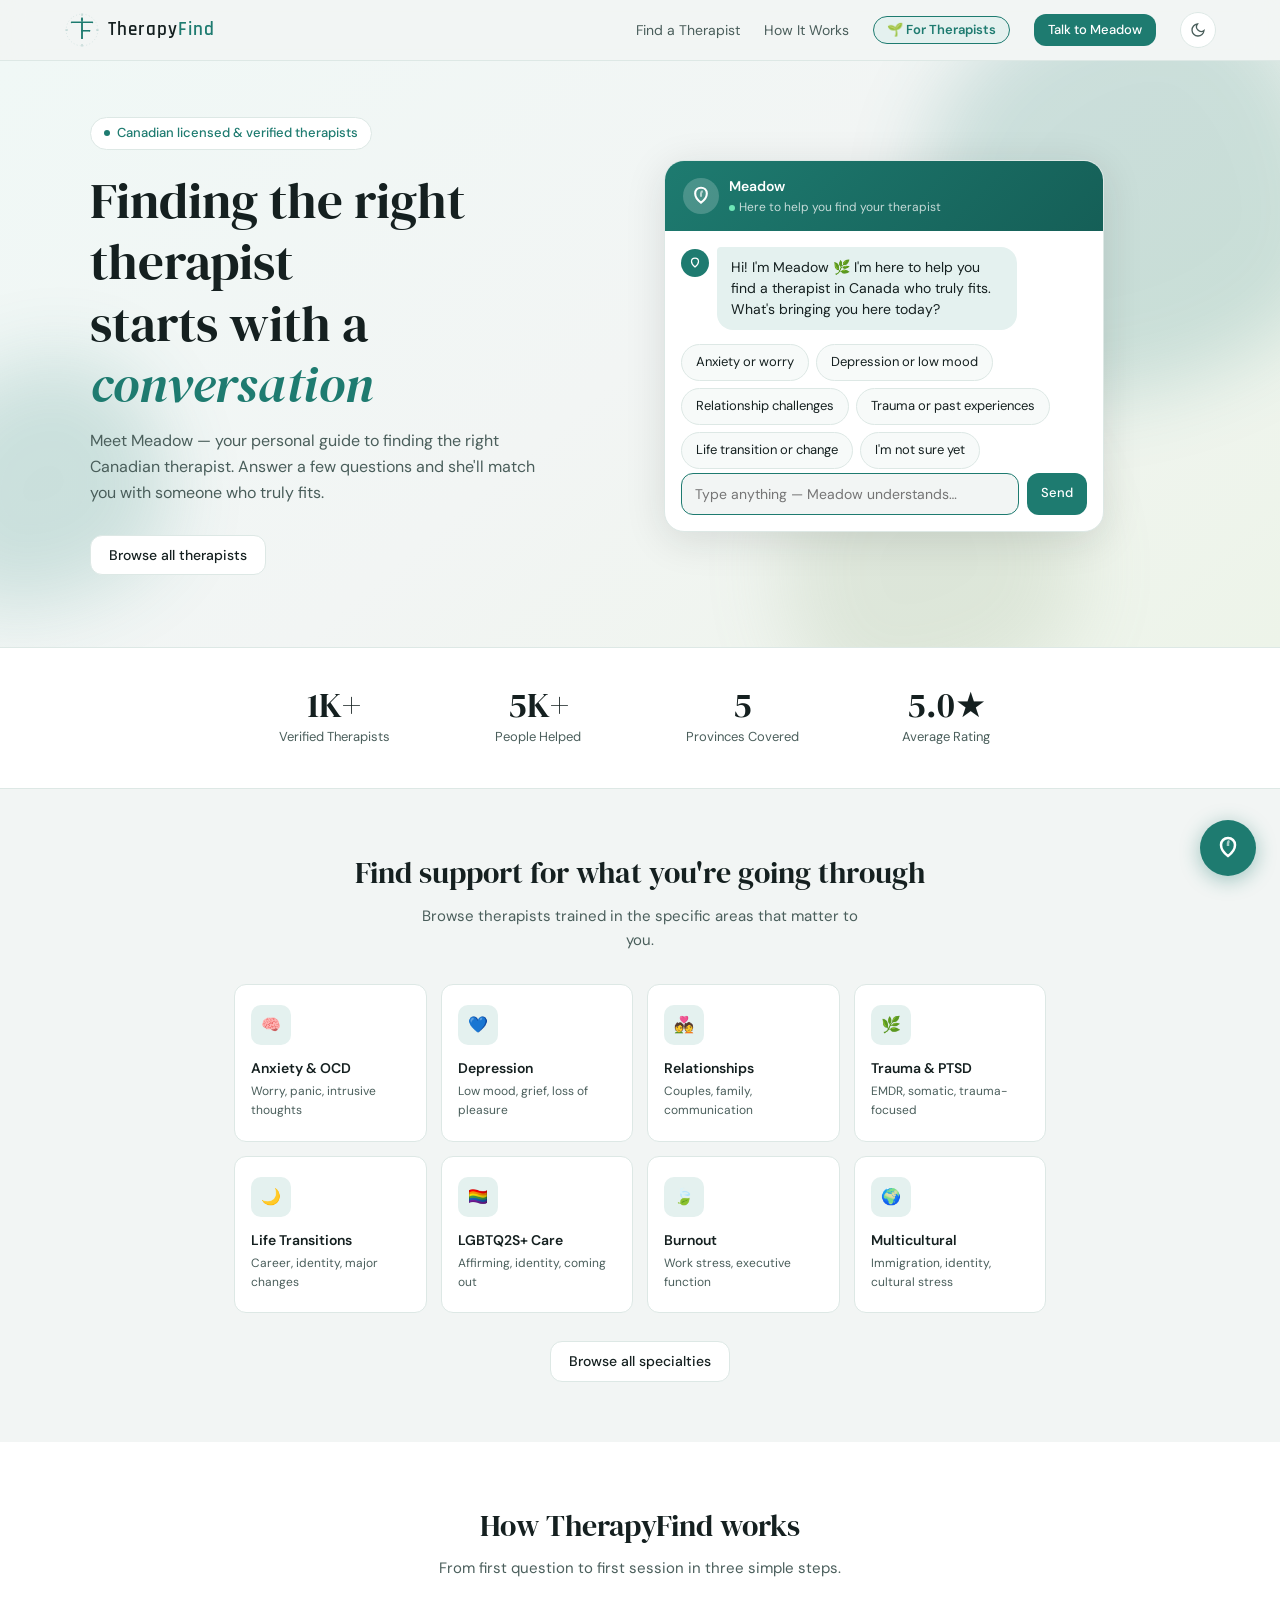
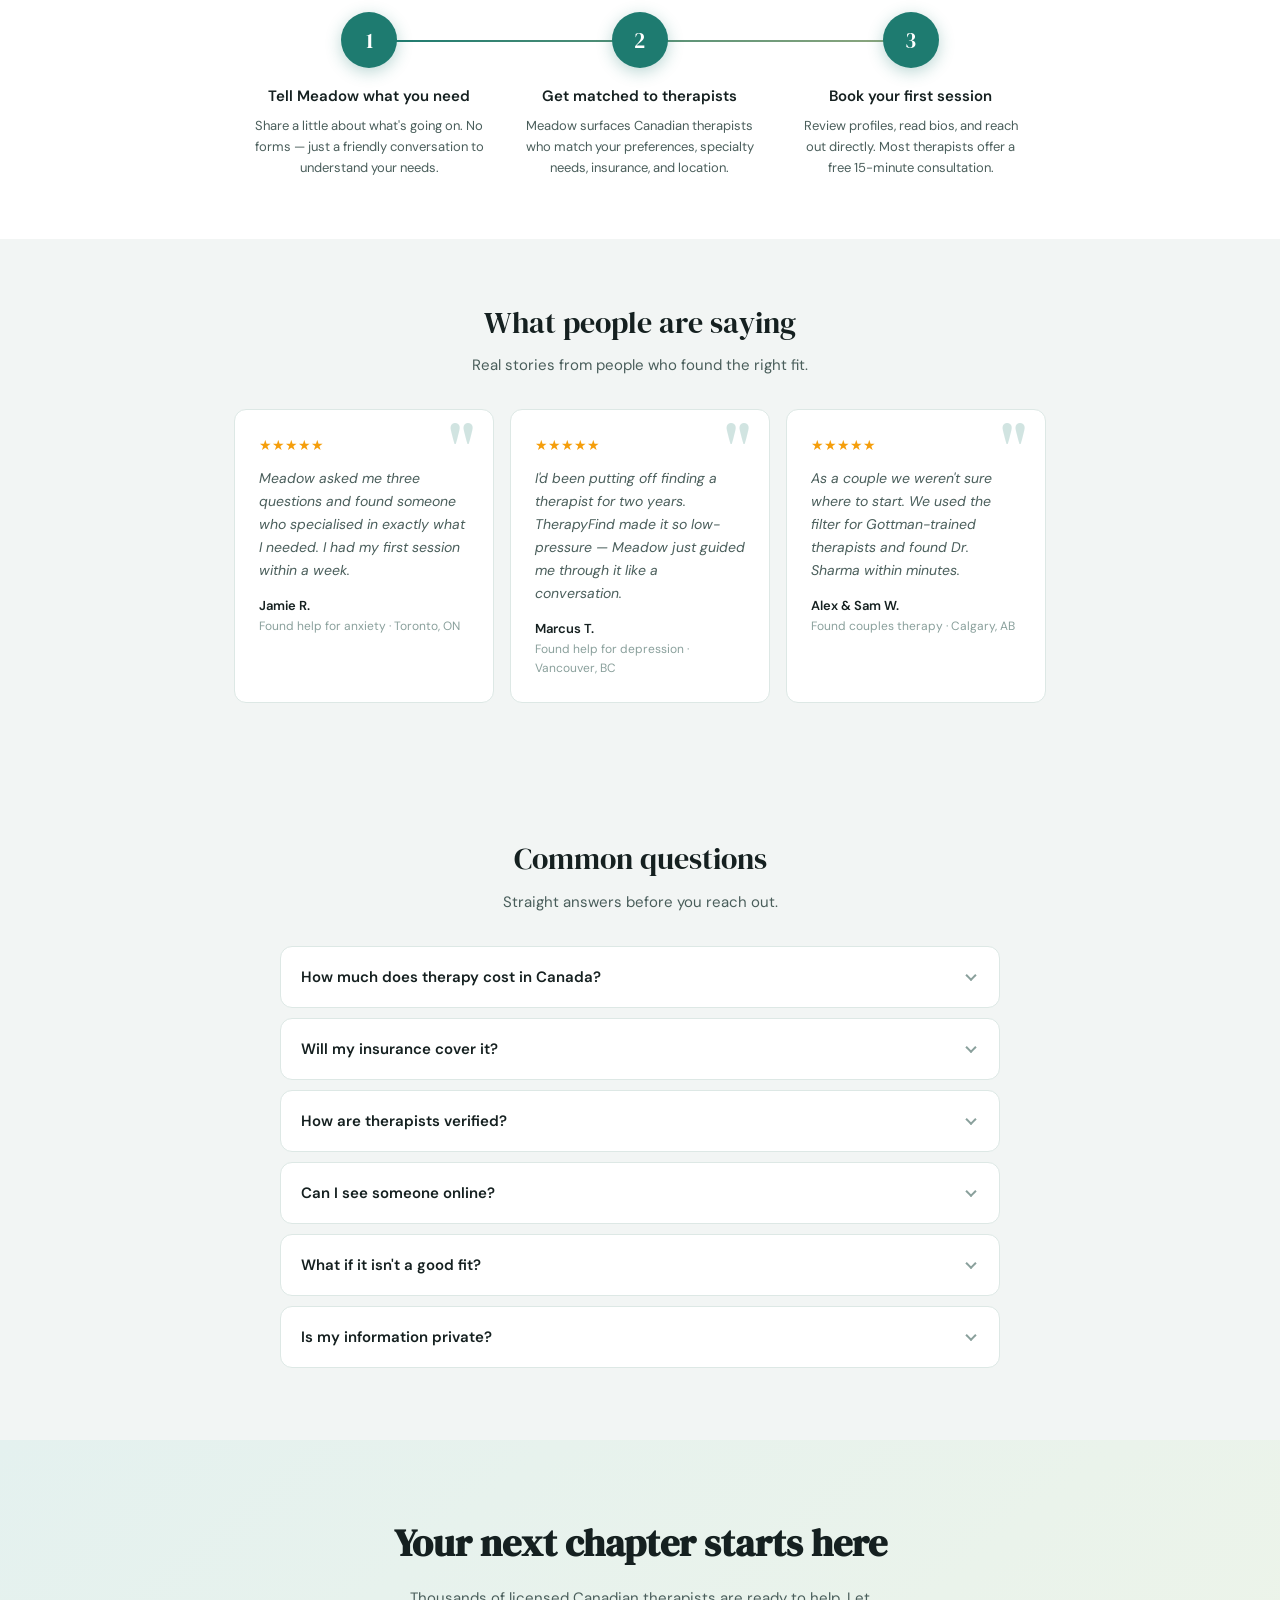
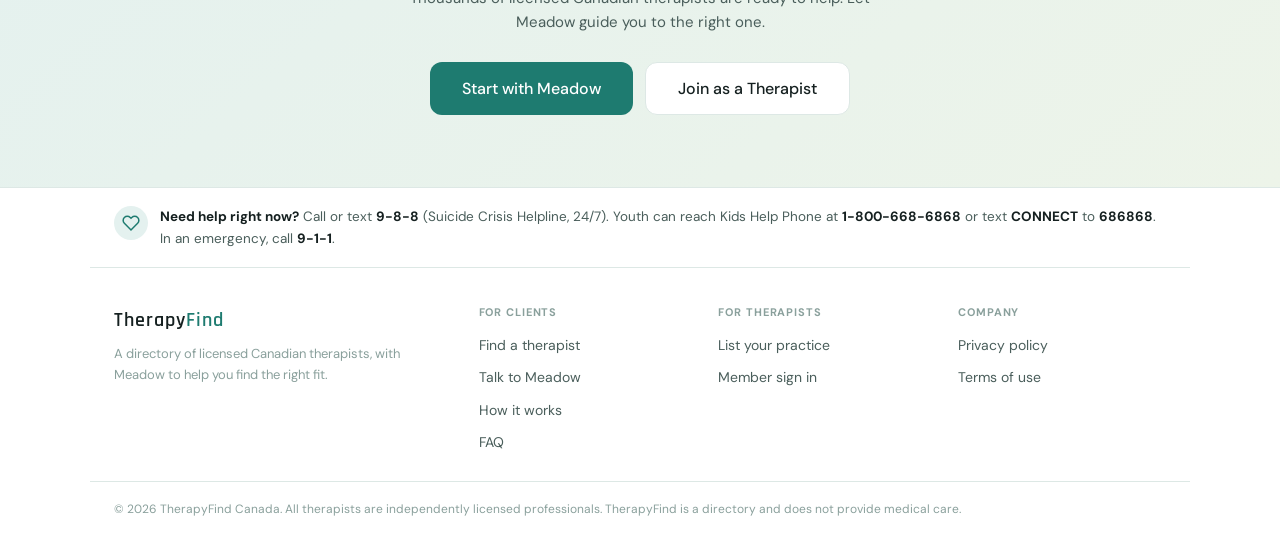
<file: index.html>
<!DOCTYPE html>
<html lang="en">
<head>
<meta charset="UTF-8"/>
<meta name="viewport" content="width=device-width, initial-scale=1.0"/>
<title>TherapyFind — Find Your Therapist in Canada</title>
<meta name="description" content="Meadow helps you find the right licensed therapist in Canada, matched to your needs."/>
<link rel="preconnect" href="https://fonts.googleapis.com">
<link rel="preconnect" href="https://fonts.gstatic.com" crossorigin>
<link href="https://fonts.googleapis.com/css2?family=DM+Sans:ital,opsz,wght@0,9..40,300..700;1,9..40,300..700&family=DM+Serif+Display:ital@0;1&family=Rajdhani:wght@500;600;700&display=swap" rel="stylesheet">
<link rel="stylesheet" href="styles.css">
</head>
<body>
<nav id="navbar">
  <div class="inner">
    <div class="logo" onclick="showPage('home')">
      <svg viewBox="0 0 100 100" width="36" height="36" fill="none" xmlns="http://www.w3.org/2000/svg" style="flex-shrink:0;overflow:visible">
        <defs>
          <filter id="nvGlow" x="-40%" y="-40%" width="180%" height="180%">
            <feGaussianBlur in="SourceGraphic" stdDeviation="2.2" result="b"/>
            <feMerge><feMergeNode in="b"/><feMergeNode in="SourceGraphic"/></feMerge>
          </filter>
        </defs>
        <circle class="logo-mark-spin" cx="50" cy="50" r="44" stroke="var(--primary)" stroke-width=".8" stroke-dasharray="3 6" stroke-opacity=".4" fill="none"/>
        <circle class="logo-mark-spin-rev" cx="50" cy="50" r="37" stroke="var(--primary)" stroke-width=".35" stroke-dasharray="1 7" stroke-opacity=".2" fill="none"/>
        <line x1="50" y1="4"  x2="50" y2="11" stroke="var(--primary)" stroke-width="1.5" stroke-opacity=".6"/>
        <line x1="50" y1="89" x2="50" y2="96" stroke="var(--primary)" stroke-width="1.5" stroke-opacity=".6"/>
        <line x1="4"  y1="50" x2="11" y2="50" stroke="var(--primary)" stroke-width="1.5" stroke-opacity=".6"/>
        <line x1="89" y1="50" x2="96" y2="50" stroke="var(--primary)" stroke-width="1.5" stroke-opacity=".6"/>
        <g filter="url(#nvGlow)" stroke="var(--primary)" stroke-width="3.5" stroke-linecap="round" fill="none" class="logo-mark-glow">
          <line x1="21" y1="29" x2="79" y2="29"/><line x1="50" y1="29" x2="50" y2="73"/><line x1="50" y1="52" x2="71" y2="52"/>
        </g>
        <g stroke="var(--primary)" stroke-width="2.6" stroke-linecap="round" fill="none">
          <line x1="21" y1="29" x2="79" y2="29"/><line x1="50" y1="29" x2="50" y2="73"/><line x1="50" y1="52" x2="71" y2="52"/>
        </g>
        <path d="M50 29 C46 24 46 16 50 14 C54 16 54 24 50 29Z" fill="var(--primary)"/>
        <g fill="var(--primary)">
          <circle cx="21" cy="29" r="2"/><circle cx="79" cy="29" r="2"/>
          <circle cx="50" cy="52" r="2.4"/><circle cx="71" cy="52" r="1.9"/><circle cx="50" cy="73" r="2"/>
        </g>
      </svg>
      <span style="font-family:'Rajdhani',sans-serif;font-weight:600;font-size:19px;letter-spacing:.06em">Therapy<span style="color:var(--primary)">Find</span></span>
    </div>
    <div class="nav-links">
      <a onclick="showPage('dir')">Find a Therapist</a>
      <a onclick="scrollToHow()">How It Works</a>
      <a onclick="showPage('therapist-login')" class="nav-therapist-pill">🌱 For Therapists</a>
      <button class="btn btn-primary btn-sm" onclick="startMeadowFlow()">Talk to Meadow</button>
      <button class="theme-toggle" onclick="toggleTheme()" title="Toggle dark mode" aria-label="Toggle dark mode">
        <svg id="theme-icon" width="16" height="16" viewBox="0 0 24 24" fill="none" stroke="currentColor" stroke-width="2"><path d="M21 12.79A9 9 0 1 1 11.21 3 7 7 0 0 0 21 12.79z"/></svg>
      </button>
    </div>
    <!-- Mobile controls: Talk to Meadow + hamburger -->
    <div class="mobile-nav-controls">
      <button class="btn btn-primary btn-sm" onclick="startMeadowFlow()">Talk to Meadow</button>
      <button class="nav-hamburger" onclick="openMobileNav()" aria-label="Open menu">
        <svg width="22" height="22" viewBox="0 0 24 24" fill="none" stroke="currentColor" stroke-width="2.2" stroke-linecap="round"><line x1="3" y1="6" x2="21" y2="6"/><line x1="3" y1="12" x2="21" y2="12"/><line x1="3" y1="18" x2="21" y2="18"/></svg>
      </button>
    </div>
  </div>
</nav>

<!-- Mobile Nav Drawer -->
<div class="mobile-nav-overlay" id="mobile-nav-overlay" onclick="closeMobileNav()"></div>
<div class="mobile-nav-drawer" id="mobile-nav-drawer">
  <div class="mobile-nav-header">
    <span style="font-family:'Rajdhani',sans-serif;font-weight:600;font-size:17px">Therapy<span style="color:var(--primary)">Find</span></span>
    <button class="mobile-nav-close" onclick="closeMobileNav()">
      <svg width="20" height="20" viewBox="0 0 24 24" fill="none" stroke="currentColor" stroke-width="2.2"><line x1="18" y1="6" x2="6" y2="18"/><line x1="6" y1="6" x2="18" y2="18"/></svg>
    </button>
  </div>
  <div class="mobile-nav-links">
    <a onclick="showPage('dir');closeMobileNav()">🔍 Find a Therapist</a>
    <a onclick="scrollToHow();closeMobileNav()">💡 How It Works</a>
    <a onclick="goToFaq();closeMobileNav()">❓ FAQ</a>
    <a onclick="showPage('therapist-login');closeMobileNav()" class="mobile-pill">🌱 For Therapists</a>
  </div>
  <div class="mobile-nav-actions">
    <button class="btn btn-outline" onclick="toggleTheme()">Toggle dark mode</button>
    <div class="drawer-crisis">In crisis? Call or text <strong>9-8-8</strong>, any time.</div>
  </div>
</div>

<!-- HOME PAGE -->
<div id="home-page" class="page">
  <section id="hero">
    <div class="hero-bg"></div>
    <div class="hero-blobs"><div class="blob blob-1"></div><div class="blob blob-2"></div><div class="blob blob-3"></div></div>
    <div class="hero-inner">
      <div class="hero-left">
        <div class="hero-eyebrow"><div class="hero-eyebrow-dot"></div>Canadian licensed &amp; verified therapists</div>
        <h1 class="hero-title">Finding the right therapist<br>starts with a <em>conversation</em></h1>
        <p class="hero-sub">Meet Meadow — your personal guide to finding the right Canadian therapist. Answer a few questions and she'll match you with someone who truly fits.</p>
        <div style="display:flex;gap:12px;flex-wrap:wrap;margin-top:4px">
          <button class="btn btn-outline" onclick="showPage('dir')">Browse all therapists</button>
        </div>
      </div>
      <div>
        <div class="meadow-chat" id="hero-chat">
          <div class="meadow-header">
            <div class="meadow-avatar"><svg width="20" height="20" viewBox="0 0 24 24" fill="none" stroke="white" stroke-width="2.5"><path d="M12 2C8 2 5 5 5 9c0 4 3 8 7 11 4-3 7-7 7-11 0-4-3-7-7-7z"/><path d="M12 9v4M12 9c0-2 2-3 2-3" opacity=".6"/></svg></div>
            <div><div class="meadow-name">Meadow</div><div class="meadow-status"><span class="meadow-online">Here to help you find your therapist</span></div></div>
          </div>
          <div class="meadow-body">
            <div class="chat-messages" id="chat-messages"></div>
            <div id="chat-options-wrap"></div>
            <div class="chat-input-row" id="meadow-input-row" style="display:none">
              <input type="text" class="chat-text-input" id="meadow-text-input" placeholder="Type anything — Meadow understands…" autocomplete="off" onkeydown="if(event.key==='Enter')handleMeadowText()"/>
              <button class="chat-send" onclick="handleMeadowText()">Send</button>
            </div>
          </div>
        </div>
      </div>
    </div>
  </section>

  <section id="stats">
    <div class="stats-grid">
      <div><div class="stat-num" data-count="1000" data-format="K">0</div><div class="stat-label">Verified Therapists</div></div>
      <div><div class="stat-num" data-count="5000" data-format="K">0</div><div class="stat-label">People Helped</div></div>
      <div><div class="stat-num" data-count="5">0</div><div class="stat-label">Provinces Covered</div></div>
      <div><div class="stat-num" data-count="50" data-format="decimal" data-suffix="★">0</div><div class="stat-label">Average Rating</div></div>
    </div>
  </section>

  <section id="specialties" class="container-sm">
    <div class="section-head"><h2>Find support for what you're going through</h2><p>Browse therapists trained in the specific areas that matter to you.</p></div>
    <div class="spec-grid" id="spec-grid"></div>
    <div style="text-align:center"><button class="btn btn-outline" onclick="showPage('dir')">Browse all specialties</button></div>
  </section>

  <section id="how">
    <div class="container-sm">
      <div class="section-head"><h2>How TherapyFind works</h2><p>From first question to first session in three simple steps.</p></div>
      <div class="how-steps">
        <div class="how-step"><div class="how-step-num">1</div><div class="how-step-title">Tell Meadow what you need</div><div class="how-step-desc">Share a little about what's going on. No forms — just a friendly conversation to understand your needs.</div></div>
        <div class="how-step"><div class="how-step-num">2</div><div class="how-step-title">Get matched to therapists</div><div class="how-step-desc">Meadow surfaces Canadian therapists who match your preferences, specialty needs, insurance, and location.</div></div>
        <div class="how-step"><div class="how-step-num">3</div><div class="how-step-title">Book your first session</div><div class="how-step-desc">Review profiles, read bios, and reach out directly. Most therapists offer a free 15-minute consultation.</div></div>
      </div>
    </div>
  </section>

  <section id="trust">
    <div class="container-sm">
      <div class="section-head"><h2>What people are saying</h2><p>Real stories from people who found the right fit.</p></div>
      <div class="testimonials">
        <div class="testimonial"><div class="t-stars">★★★★★</div><p class="t-quote">Meadow asked me three questions and found someone who specialised in exactly what I needed. I had my first session within a week.</p><div class="t-author">Jamie R.</div><div class="t-role">Found help for anxiety · Toronto, ON</div></div>
        <div class="testimonial"><div class="t-stars">★★★★★</div><p class="t-quote">I'd been putting off finding a therapist for two years. TherapyFind made it so low-pressure — Meadow just guided me through it like a conversation.</p><div class="t-author">Marcus T.</div><div class="t-role">Found help for depression · Vancouver, BC</div></div>
        <div class="testimonial"><div class="t-stars">★★★★★</div><p class="t-quote">As a couple we weren't sure where to start. We used the filter for Gottman-trained therapists and found Dr. Sharma within minutes.</p><div class="t-author">Alex &amp; Sam W.</div><div class="t-role">Found couples therapy · Calgary, AB</div></div>
      </div>
    </div>
  </section>

  <section id="faq">
    <div class="container-sm">
      <div class="section-head"><h2>Common questions</h2><p>Straight answers before you reach out.</p></div>
      <div class="faq-list">
        <details class="faq-item"><summary>How much does therapy cost in Canada?</summary><p>Private sessions usually run about $130–$250 per 50-minute session, depending on the therapist's credentials and province. Every profile on TherapyFind lists the therapist's fees up front, and many offer a sliding scale.</p></details>
        <details class="faq-item"><summary>Will my insurance cover it?</summary><p>Most provincial health plans don't cover private therapy, but many workplace extended health plans do (Sun Life, Manulife, Canada Life, Green Shield and others). Filter by your insurer in the directory, and check your plan for which credentials it covers.</p></details>
        <details class="faq-item"><summary>How are therapists verified?</summary><p>Every therapist's registration is checked against their provincial regulatory college before their profile goes live. Look for the green "Verified" badge on each profile.</p></details>
        <details class="faq-item"><summary>Can I see someone online?</summary><p>Yes. Most therapists offer secure video sessions anywhere in their licensed province, and many also see clients in person. Use the "Telehealth" or "In-person" filters to narrow it down.</p></details>
        <details class="faq-item"><summary>What if it isn't a good fit?</summary><p>That's normal, and it's why most therapists offer a free 15-minute call first. If it doesn't click, come back and Meadow will suggest someone else.</p></details>
        <details class="faq-item"><summary>Is my information private?</summary><p>What you share with Meadow is only used to suggest therapists, and booking details go straight to the therapist you choose. We follow Canadian privacy law (PIPEDA) and never sell your information.</p></details>
      </div>
    </div>
  </section>

  <section id="cta">
    <h2>Your next chapter starts here</h2>
    <p>Thousands of licensed Canadian therapists are ready to help. Let Meadow guide you to the right one.</p>
    <div style="display:flex;gap:12px;justify-content:center;flex-wrap:wrap">
      <button class="btn btn-primary btn-lg" onclick="startMeadowFlow()">Start with Meadow</button>
      <button class="btn btn-outline btn-lg" onclick="showPage('therapist-login')">Join as a Therapist</button>
    </div>
  </section>

  <footer class="site-footer">
    <div class="crisis-strip" role="note">
      <div class="crisis-icon" aria-hidden="true">
        <svg width="18" height="18" viewBox="0 0 24 24" fill="none" stroke="currentColor" stroke-width="2" stroke-linecap="round"><path d="M20.84 4.61a5.5 5.5 0 0 0-7.78 0L12 5.67l-1.06-1.06a5.5 5.5 0 0 0-7.78 7.78L12 21.23l8.84-8.84a5.5 5.5 0 0 0 0-7.78z"/></svg>
      </div>
      <div class="crisis-text"><strong>Need help right now?</strong> Call or text <strong>9-8-8</strong> (Suicide Crisis Helpline, 24/7). Youth can reach Kids Help Phone at <strong>1-800-668-6868</strong> or text <strong>CONNECT</strong> to <strong>686868</strong>. In an emergency, call <strong>9-1-1</strong>.</div>
    </div>
    <div class="footer-grid">
      <div class="footer-brand">
        <div class="footer-logo">Therapy<span>Find</span></div>
        <p>A directory of licensed Canadian therapists, with Meadow to help you find the right fit.</p>
      </div>
      <div class="footer-col">
        <div class="footer-head">For clients</div>
        <a onclick="showPage('dir')">Find a therapist</a>
        <a onclick="startMeadowFlow()">Talk to Meadow</a>
        <a onclick="scrollToHow()">How it works</a>
        <a onclick="goToFaq()">FAQ</a>
      </div>
      <div class="footer-col">
        <div class="footer-head">For therapists</div>
        <a onclick="showPage('therapist-signup')">List your practice</a>
        <a onclick="showPage('therapist-login')">Member sign in</a>
      </div>
      <div class="footer-col">
        <div class="footer-head">Company</div>
        <a href="#">Privacy policy</a>
        <a href="#">Terms of use</a>
      </div>
    </div>
    <div class="footer-bottom">© 2026 TherapyFind Canada. All therapists are independently licensed professionals. TherapyFind is a directory and does not provide medical care.</div>
  </footer>
</div>

<!-- DIRECTORY PAGE -->
<div id="dir-page" class="page">
  <div class="dir-search-bar">
    <div class="dir-search-inner">
      <div class="search-input-wrap" style="flex:1.5">
        <svg width="15" height="15" viewBox="0 0 24 24" fill="none" stroke="currentColor" stroke-width="2"><circle cx="11" cy="11" r="8"/><path d="m21 21-4.35-4.35"/></svg>
        <input id="dir-query" type="text" placeholder="Issue, specialty, or therapist name…" onkeydown="if(event.key==='Enter')applySearch()"/>
      </div>
      <div class="search-input-wrap" style="flex:1">
        <svg width="15" height="15" viewBox="0 0 24 24" fill="none" stroke="currentColor" stroke-width="2"><path d="M21 10c0 7-9 13-9 13s-9-6-9-13a9 9 0 0 1 18 0z"/><circle cx="12" cy="10" r="3"/></svg>
        <input id="dir-city" type="text" placeholder="City or province…" onkeydown="if(event.key==='Enter')applySearch()"/>
      </div>
      <button class="btn btn-primary btn-sm" onclick="applySearch()">Search</button>
      <button class="mobile-filter-btn" onclick="toggleSidebar()">
        <svg width="15" height="15" viewBox="0 0 24 24" fill="none" stroke="currentColor" stroke-width="2"><line x1="4" y1="6" x2="20" y2="6"/><line x1="4" y1="12" x2="14" y2="12"/><line x1="4" y1="18" x2="11" y2="18"/></svg>
        Filters
      </button>
      <button class="btn btn-outline btn-sm" onclick="startMeadowFlow()" style="white-space:nowrap">
        <svg width="13" height="13" viewBox="0 0 24 24" fill="none" stroke="currentColor" stroke-width="2.5"><path d="M12 2C8 2 5 5 5 9c0 4 3 8 7 11 4-3 7-7 7-11 0-4-3-7-7-7z"/></svg>
        Ask Meadow
      </button>
    </div>
  </div>
  <div class="sidebar-overlay" id="sidebar-overlay" onclick="toggleSidebar()"></div>
  <div class="dir-layout">
    <aside class="sidebar" id="sidebar">
      <div class="sidebar-sticky">
        <div style="display:flex;align-items:center;justify-content:space-between;margin-bottom:14px">
          <div style="font-size:13px;font-weight:600;color:var(--text)">Filters</div>
          <button onclick="toggleSidebar()" style="display:none" id="sidebar-close-btn" class="theme-toggle" aria-label="Close filters">✕</button>
        </div>
        <div class="filter-group"><div class="filter-label">Province</div><select class="filter-select" id="f-province" onchange="applyFilters()"><option value="">All Provinces</option></select></div>
        <div class="filter-group"><div class="filter-label">Specialty</div><select class="filter-select" id="f-specialty" onchange="applyFilters()"><option value="">Any Specialty</option></select></div>
        <div class="filter-group"><div class="filter-label">Issue</div><select class="filter-select" id="f-issue" onchange="applyFilters()"><option value="">Any Issue</option></select></div>
        <div class="filter-group"><div class="filter-label">Insurance</div><select class="filter-select" id="f-insurance" onchange="applyFilters()"><option value="">Any Insurance</option></select></div>
        <div class="filter-group"><div class="filter-label">Therapist Gender</div><select class="filter-select" id="f-gender" onchange="applyFilters()"><option value="">Any Gender</option><option value="female">Female</option><option value="male">Male</option><option value="non-binary">Non-Binary</option></select></div>
        <div class="filter-group"><div class="filter-label">Session Cost (max CAD)</div><select class="filter-select" id="f-cost" onchange="applyFilters()"><option value="">Any Price</option><option value="100">Up to $100</option><option value="150">Up to $150</option><option value="200">Up to $200</option><option value="250">Up to $250</option></select></div>
        <div class="filter-group"><div class="filter-label">Client Age</div><select class="filter-select" id="f-age" onchange="applyFilters()"><option value="">Any Age Group</option></select></div>
        <div class="filter-group"><div class="filter-label">Language</div><select class="filter-select" id="f-lang" onchange="applyFilters()"><option value="">Any Language</option></select></div>
        <div class="filter-group"><div class="filter-label">Options</div>
          <div class="filter-checks">
            <label class="check-label"><input type="checkbox" id="f-telehealth" onchange="applyFilters()"> Telehealth available</label>
            <label class="check-label"><input type="checkbox" id="f-inperson" onchange="applyFilters()"> In-person available</label>
            <label class="check-label"><input type="checkbox" id="f-sliding" onchange="applyFilters()"> Sliding scale fees</label>
            <label class="check-label"><input type="checkbox" id="f-accepting" onchange="applyFilters()"> Accepting new clients</label>
          </div>
        </div>
        <button class="clear-btn" id="clear-btn" onclick="clearFilters()">✕ Clear all filters</button>
      </div>
    </aside>
    <div>
      <div class="results-header">
        <div class="results-count" id="results-count"><strong>0</strong> therapists found</div>
        <div class="active-chips" id="active-chips"></div>
      </div>
      <div class="cards-grid" id="cards-grid"></div>
      <div class="empty-state" id="empty-state" style="display:none">
        <svg width="40" height="40" viewBox="0 0 24 24" fill="none" stroke="currentColor" stroke-width="1.5" style="margin:0 auto 12px;color:var(--text3)"><circle cx="11" cy="11" r="8"/><path d="m21 21-4.35-4.35"/></svg>
        <h3>No therapists found</h3>
        <p>Try adjusting your filters or broadening your search.</p>
        <button class="btn btn-outline btn-sm" onclick="clearFilters()">Clear all filters</button>
      </div>
      <div class="pagination" id="pagination"></div>
    </div>
  </div>
  <footer class="site-footer">
    <div class="crisis-strip" role="note">
      <div class="crisis-icon" aria-hidden="true">
        <svg width="18" height="18" viewBox="0 0 24 24" fill="none" stroke="currentColor" stroke-width="2" stroke-linecap="round"><path d="M20.84 4.61a5.5 5.5 0 0 0-7.78 0L12 5.67l-1.06-1.06a5.5 5.5 0 0 0-7.78 7.78L12 21.23l8.84-8.84a5.5 5.5 0 0 0 0-7.78z"/></svg>
      </div>
      <div class="crisis-text"><strong>Need help right now?</strong> Call or text <strong>9-8-8</strong> (Suicide Crisis Helpline, 24/7). Youth can reach Kids Help Phone at <strong>1-800-668-6868</strong> or text <strong>CONNECT</strong> to <strong>686868</strong>. In an emergency, call <strong>9-1-1</strong>.</div>
    </div>
    <div class="footer-grid">
      <div class="footer-brand">
        <div class="footer-logo">Therapy<span>Find</span></div>
        <p>A directory of licensed Canadian therapists, with Meadow to help you find the right fit.</p>
      </div>
      <div class="footer-col">
        <div class="footer-head">For clients</div>
        <a onclick="showPage('dir')">Find a therapist</a>
        <a onclick="startMeadowFlow()">Talk to Meadow</a>
        <a onclick="scrollToHow()">How it works</a>
        <a onclick="goToFaq()">FAQ</a>
      </div>
      <div class="footer-col">
        <div class="footer-head">For therapists</div>
        <a onclick="showPage('therapist-signup')">List your practice</a>
        <a onclick="showPage('therapist-login')">Member sign in</a>
      </div>
      <div class="footer-col">
        <div class="footer-head">Company</div>
        <a href="#">Privacy policy</a>
        <a href="#">Terms of use</a>
      </div>
    </div>
    <div class="footer-bottom">© 2026 TherapyFind Canada. All therapists are independently licensed professionals. TherapyFind is a directory and does not provide medical care.</div>
  </footer>
</div>

<!-- PROFILE PAGE -->
<div id="profile-page" class="page">
  <div class="profile-layout">
    <div class="profile-main" id="profile-main"></div>
    <div id="profile-sidebar"></div>
  </div>
  <footer class="site-footer">
    <div class="crisis-strip" role="note">
      <div class="crisis-icon" aria-hidden="true">
        <svg width="18" height="18" viewBox="0 0 24 24" fill="none" stroke="currentColor" stroke-width="2" stroke-linecap="round"><path d="M20.84 4.61a5.5 5.5 0 0 0-7.78 0L12 5.67l-1.06-1.06a5.5 5.5 0 0 0-7.78 7.78L12 21.23l8.84-8.84a5.5 5.5 0 0 0 0-7.78z"/></svg>
      </div>
      <div class="crisis-text"><strong>Need help right now?</strong> Call or text <strong>9-8-8</strong> (Suicide Crisis Helpline, 24/7). Youth can reach Kids Help Phone at <strong>1-800-668-6868</strong> or text <strong>CONNECT</strong> to <strong>686868</strong>. In an emergency, call <strong>9-1-1</strong>.</div>
    </div>
    <div class="footer-grid">
      <div class="footer-brand">
        <div class="footer-logo">Therapy<span>Find</span></div>
        <p>A directory of licensed Canadian therapists, with Meadow to help you find the right fit.</p>
      </div>
      <div class="footer-col">
        <div class="footer-head">For clients</div>
        <a onclick="showPage('dir')">Find a therapist</a>
        <a onclick="startMeadowFlow()">Talk to Meadow</a>
        <a onclick="scrollToHow()">How it works</a>
        <a onclick="goToFaq()">FAQ</a>
      </div>
      <div class="footer-col">
        <div class="footer-head">For therapists</div>
        <a onclick="showPage('therapist-signup')">List your practice</a>
        <a onclick="showPage('therapist-login')">Member sign in</a>
      </div>
      <div class="footer-col">
        <div class="footer-head">Company</div>
        <a href="#">Privacy policy</a>
        <a href="#">Terms of use</a>
      </div>
    </div>
    <div class="footer-bottom">© 2026 TherapyFind Canada. All therapists are independently licensed professionals. TherapyFind is a directory and does not provide medical care.</div>
  </footer>
  <div class="profile-mobile-bar" id="profile-mobile-bar"></div>
</div>

<!-- THERAPIST LOGIN PAGE -->
<div id="therapist-login-page" class="page">
  <div class="portal-split">
    <div class="portal-hero-side">
      <div class="portal-hero-content">
        <div class="portal-hero-logo">
          <svg viewBox="0 0 32 32" width="24" height="24" fill="none"><path d="M16 4 C10 4 6 10 6 16 C6 22 10 28 16 28 C22 28 26 22 26 16" stroke="white" stroke-width="2.5" stroke-linecap="round" fill="none"/><path d="M16 4 C22 4 26 10 26 16" stroke="white" stroke-width="2.5" stroke-linecap="round" fill="none" opacity=".4"/><path d="M16 10 L16 24" stroke="white" stroke-width="2" stroke-linecap="round" fill="none"/></svg>
          TherapyFind for Therapists
        </div>
        <h2 class="portal-hero-title">Grow your practice.<br>Help more Canadians.</h2>
        <p class="portal-hero-sub">Join Canada's fastest-growing therapist directory. Get matched with the clients who need you most — through Meadow, our AI guide.</p>
        <div class="portal-hero-quote">
          <p>"Joining TherapyFind was the best decision I made for my practice. Within a month I had a full caseload of clients who were genuinely a good fit."</p>
          <div class="portal-hero-quote-author">Dr. Sarah Chen, PhD — Vancouver, BC</div>
        </div>
      </div>
    </div>
    <div class="portal-form-side">
      <div class="portal-card">
        <div class="portal-card-title">Welcome back</div>
        <div class="portal-card-sub">Sign in to your TherapyFind member account.</div>
        <div style="background:var(--primary-l);border:1px solid var(--primary);border-radius:var(--radius);padding:10px 14px;margin-bottom:16px;font-size:13px;color:var(--text)">
          🔑 <strong>Demo account:</strong>&nbsp; demo@therapyfind.ca &nbsp;/&nbsp; demo1234
        </div>
        <div class="form-group">
          <label class="form-label">Email address</label>
          <input class="form-input" id="login-email" type="email" placeholder="you@example.com"/>
        </div>
        <div class="form-group">
          <label class="form-label">Password</label>
          <input class="form-input" id="login-password" type="password" placeholder="••••••••" onkeydown="if(event.key==='Enter')doLogin()"/>
        </div>
        <div id="login-error" style="display:none;color:#c62828;font-size:13px;margin-top:-4px;margin-bottom:8px">Incorrect email or password. Try the demo account above.</div>
        <button class="btn btn-primary" style="width:100%;padding:12px;font-size:15px;margin-top:8px" onclick="doLogin()">Sign in →</button>
        <div class="form-divider"><span>or</span></div>
        <div style="text-align:center;font-size:13px;color:var(--text2)">
          New to TherapyFind? <a onclick="showPage('therapist-signup')" style="color:var(--primary);cursor:pointer;font-weight:500">Create your member profile</a>
        </div>
        <div style="margin-top:16px;text-align:center">
          <a style="font-size:12px;color:var(--text3);cursor:pointer">Forgot your password?</a>
        </div>
      </div>
    </div>
  </div>
</div>

<!-- THERAPIST SIGNUP PAGE -->
<div id="therapist-signup-page" class="page">
  <div style="max-width:620px;margin:0 auto;padding:40px 24px" class="signup-wrap">
    <div style="display:flex;align-items:center;gap:10px;margin-bottom:32px;cursor:pointer" onclick="showPage('home')">
      <svg viewBox="0 0 32 32" width="22" height="22" fill="none"><path d="M16 4 C10 4 6 10 6 16 C6 22 10 28 16 28 C22 28 26 22 26 16" stroke="var(--primary)" stroke-width="2.5" stroke-linecap="round" fill="none"/><path d="M16 10 L16 24" stroke="var(--primary)" stroke-width="2" stroke-linecap="round" fill="none"/></svg>
      <span style="font-size:16px;font-weight:600;color:var(--text)">TherapyFind</span>
    </div>

    <div style="margin-bottom:8px;font-size:13px;color:var(--text3);font-weight:500">Create your member profile</div>

    <!-- Step indicator -->
    <div class="step-indicator" id="step-indicator">
      <div class="step-dot active" id="dot-1">1</div>
      <div class="step-line" id="line-1"></div>
      <div class="step-dot" id="dot-2">2</div>
      <div class="step-line" id="line-2"></div>
      <div class="step-dot" id="dot-3">3</div>
      <div class="step-line" id="line-3"></div>
      <div class="step-dot" id="dot-4">4</div>
      <div class="step-line" id="line-4"></div>
      <div class="step-dot" id="dot-5">5</div>
    </div>

    <div style="background:var(--surface);border:1px solid var(--border);border-radius:20px;padding:32px;box-shadow:var(--shadow-lg)">
      <!-- Step 1: Basic Info -->
      <div id="signup-step-1" class="step-panel active">
        <div class="step-title">Let's start with the basics</div>
        <div class="step-sub">Tell us a bit about you and your credentials.</div>
        <div style="display:grid;grid-template-columns:1fr 1fr;gap:12px">
          <div class="form-group"><label class="form-label">First name</label><input class="form-input" placeholder="Sarah"/></div>
          <div class="form-group"><label class="form-label">Last name</label><input class="form-input" placeholder="Chen"/></div>
        </div>
        <div class="form-group"><label class="form-label">Professional credentials</label><input class="form-input" placeholder="e.g. PhD, PsyD, LCSW, LMFT, RP"/></div>
        <div class="form-group"><label class="form-label">Email address</label><input class="form-input" type="email" placeholder="you@practice.ca"/></div>
        <div class="form-group"><label class="form-label">Phone number</label><input class="form-input" type="tel" placeholder="(604) 555-0100"/></div>
        <div style="display:grid;grid-template-columns:1fr 1fr;gap:12px">
          <div class="form-group"><label class="form-label">City</label><input class="form-input" placeholder="Vancouver"/></div>
          <div class="form-group"><label class="form-label">Province</label>
            <select class="form-input"><option value="">Select…</option><option>BC</option><option>ON</option><option>AB</option><option>QC</option><option>NS</option><option>MB</option><option>SK</option><option>NB</option><option>NL</option></select>
          </div>
        </div>
      </div>

      <!-- Step 2: Specialties -->
      <div id="signup-step-2" class="step-panel">
        <div class="step-title">What do you specialize in?</div>
        <div class="step-sub">Select all that apply — clients will find you through these.</div>
        <div class="tag-toggle-grid" id="spec-toggle-grid"></div>
        <div style="margin-top:16px">
          <div class="step-title" style="font-size:15px;margin-bottom:4px">Issues you work with</div>
          <div class="tag-toggle-grid" id="issue-toggle-grid"></div>
        </div>
      </div>

      <!-- Step 3: Practice Details -->
      <div id="signup-step-3" class="step-panel">
        <div class="step-title">Your practice details</div>
        <div class="step-sub">Help clients understand how you work.</div>
        <div class="form-group"><label class="form-label">Session fee (CAD)</label>
          <div style="display:grid;grid-template-columns:1fr 1fr;gap:10px">
            <input class="form-input" placeholder="Min fee e.g. 150"/>
            <input class="form-input" placeholder="Max fee e.g. 200"/>
          </div>
        </div>
        <div class="form-group"><label class="form-label">Session format</label>
          <div style="display:flex;gap:8px;flex-wrap:wrap;margin-top:4px">
            <label class="check-label"><input type="checkbox" checked> Telehealth</label>
            <label class="check-label"><input type="checkbox" checked> In-person</label>
            <label class="check-label"><input type="checkbox"> Sliding scale</label>
          </div>
        </div>
        <div class="form-group"><label class="form-label">Insurance accepted</label>
          <div class="tag-toggle-grid" id="ins-toggle-grid"></div>
        </div>
        <div class="form-group"><label class="form-label">Languages you work in</label>
          <div class="tag-toggle-grid" id="lang-toggle-grid"></div>
        </div>
        <div class="form-group"><label class="form-label">Years of experience</label>
          <select class="form-input"><option>Less than 2 years</option><option>2–5 years</option><option selected>5–10 years</option><option>10–15 years</option><option>15+ years</option></select>
        </div>
      </div>

      <!-- Step 4: Profile Bio -->
      <div id="signup-step-4" class="step-panel">
        <div class="step-title">Write your profile</div>
        <div class="step-sub">Your bio is the first thing clients read. Write it in a warm, welcoming voice.</div>
        <div class="form-group">
          <label class="form-label">Profile bio</label>
          <textarea class="form-input" rows="6" placeholder="e.g. I specialize in helping adults navigate anxiety and life transitions using CBT and mindfulness. I believe therapy should feel like a conversation, not a lecture…" style="resize:vertical;line-height:1.6"></textarea>
          <div style="font-size:11px;color:var(--text3);margin-top:4px">Aim for 100–200 words. Be specific about who you help and how.</div>
        </div>
        <div class="form-group">
          <label class="form-label">Approaches &amp; methods</label>
          <div class="tag-toggle-grid" id="approach-toggle-grid"></div>
        </div>
        <div class="form-group">
          <label class="form-label">Client age groups</label>
          <div class="tag-toggle-grid" id="age-toggle-grid"></div>
        </div>
        <div class="form-group"><label class="form-label">Website (optional)</label><input class="form-input" placeholder="https://yourpractice.ca"/></div>
      </div>

      <!-- Step 5: Choose Plan -->
      <div id="signup-step-5" class="step-panel">
        <div class="step-title">Choose your plan</div>
        <div class="step-sub">Start free, upgrade any time. All plans include a verified badge and profile listing.</div>
        <div class="plan-grid" id="plan-grid">
          <div class="plan-card" id="plan-starter" onclick="selectPlan('starter')">
            <div class="plan-name">Starter</div>
            <div class="plan-price">Free</div>
            <div class="plan-features">Basic listing<br>Up to 3 specialties<br>Standard placement</div>
          </div>
          <div class="plan-card selected" id="plan-professional" onclick="selectPlan('professional')" style="position:relative">
            <div class="plan-badge">POPULAR</div>
            <div class="plan-name">Professional</div>
            <div class="plan-price">$39<span>/mo CAD</span></div>
            <div class="plan-features">Full profile<br>All specialties<br>Analytics + priority search</div>
          </div>
          <div class="plan-card" id="plan-premium" onclick="selectPlan('premium')">
            <div class="plan-name">Premium</div>
            <div class="plan-price">$79<span>/mo CAD</span></div>
            <div class="plan-features">Featured badge<br>Meadow matching priority<br>Monthly insights report</div>
          </div>
        </div>
        <div style="margin-top:16px;padding:14px;background:var(--surface2);border-radius:var(--radius);font-size:13px;color:var(--text2)">
          <strong style="color:var(--text)">🔒 Secure checkout</strong> — Billing in CAD. Cancel anytime. No setup fee.
        </div>
      </div>

      <!-- Complete screen -->
      <div id="signup-complete" style="display:none">
        <div class="complete-screen">
          <div class="complete-icon">
            <svg width="36" height="36" viewBox="0 0 24 24" fill="none" stroke="currentColor" stroke-width="2"><polyline points="20 6 9 17 4 12"/></svg>
          </div>
          <h2 style="font-family:var(--font-display);font-size:1.6rem;color:var(--text);margin-bottom:8px">You're in! 🎉</h2>
          <p style="font-size:14px;color:var(--text2);margin-bottom:24px;max-width:340px;margin-left:auto;margin-right:auto">Your profile is under review. We'll verify your credentials within 48 hours and notify you by email. In the meantime, set up your availability in your dashboard.</p>
          <button class="btn btn-primary btn-lg" onclick="showPage('therapist-dashboard')">Go to your dashboard →</button>
        </div>
      </div>

      <!-- Nav buttons -->
      <div class="signup-nav" id="signup-nav">
        <button class="btn btn-outline" id="signup-back" onclick="signupBack()" style="display:none">← Back</button>
        <button class="btn btn-primary" id="signup-next" onclick="signupNext()" style="flex:1">Continue →</button>
      </div>
    </div>
  </div>
</div>

<!-- THERAPIST DASHBOARD PAGE -->
<div id="therapist-dashboard-page" class="page">
  <!-- Mobile tab bar -->
  <nav class="dash-mobile-tabs" aria-label="Dashboard sections">
    <button type="button" class="dash-mobile-tab active" data-tab="overview" onclick="showDashTab('overview')"><span class="dmt-icon"><svg width="20" height="20" viewBox="0 0 24 24" fill="none" stroke="currentColor" stroke-width="2" stroke-linecap="round" stroke-linejoin="round"><rect x="3" y="3" width="7" height="7" rx="1"/><rect x="14" y="3" width="7" height="7" rx="1"/><rect x="14" y="14" width="7" height="7" rx="1"/><rect x="3" y="14" width="7" height="7" rx="1"/></svg></span><span class="dmt-label">Overview</span></button>
    <button type="button" class="dash-mobile-tab" data-tab="profile" onclick="showDashTab('profile')"><span class="dmt-icon"><svg width="20" height="20" viewBox="0 0 24 24" fill="none" stroke="currentColor" stroke-width="2" stroke-linecap="round" stroke-linejoin="round"><path d="M20 21v-2a4 4 0 0 0-4-4H8a4 4 0 0 0-4 4v2"/><circle cx="12" cy="7" r="4"/></svg></span><span class="dmt-label">Profile</span></button>
    <button type="button" class="dash-mobile-tab" data-tab="availability" onclick="showDashTab('availability')"><span class="dmt-icon"><svg width="20" height="20" viewBox="0 0 24 24" fill="none" stroke="currentColor" stroke-width="2" stroke-linecap="round" stroke-linejoin="round"><rect x="3" y="4" width="18" height="18" rx="2"/><line x1="16" y1="2" x2="16" y2="6"/><line x1="8" y1="2" x2="8" y2="6"/><line x1="3" y1="10" x2="21" y2="10"/></svg></span><span class="dmt-label">Schedule</span></button>
    <button type="button" class="dash-mobile-tab" data-tab="inquiries" onclick="showDashTab('inquiries')"><span class="dmt-icon"><svg width="20" height="20" viewBox="0 0 24 24" fill="none" stroke="currentColor" stroke-width="2" stroke-linecap="round" stroke-linejoin="round"><path d="M21 15a2 2 0 0 1-2 2H7l-4 4V5a2 2 0 0 1 2-2h14a2 2 0 0 1 2 2z"/></svg><span class="dmt-dot">3</span></span><span class="dmt-label">Inbox</span></button>
    <button type="button" class="dash-mobile-tab" data-tab="analytics" onclick="showDashTab('analytics')"><span class="dmt-icon"><svg width="20" height="20" viewBox="0 0 24 24" fill="none" stroke="currentColor" stroke-width="2" stroke-linecap="round" stroke-linejoin="round"><line x1="18" y1="20" x2="18" y2="10"/><line x1="12" y1="20" x2="12" y2="4"/><line x1="6" y1="20" x2="6" y2="14"/></svg></span><span class="dmt-label">Stats</span></button>
    <button type="button" class="dash-mobile-tab" data-tab="settings" onclick="showDashTab('settings')"><span class="dmt-icon"><svg width="20" height="20" viewBox="0 0 24 24" fill="none" stroke="currentColor" stroke-width="2" stroke-linecap="round" stroke-linejoin="round"><circle cx="12" cy="12" r="3"/><path d="M12 1v3M12 20v3M4.22 4.22l2.12 2.12M17.66 17.66l2.12 2.12M1 12h3M20 12h3M4.22 19.78l2.12-2.12M17.66 6.34l2.12-2.12"/></svg></span><span class="dmt-label">Settings</span></button>
  </nav>
  <div class="dash-layout">
    <div class="dash-sidebar">
      <div class="dash-sidebar-logo">
        <svg viewBox="0 0 32 32" width="20" height="20" fill="none"><path d="M16 4 C10 4 6 10 6 16 C6 22 10 28 16 28" stroke="var(--primary)" stroke-width="2.5" stroke-linecap="round" fill="none"/><path d="M16 10 L16 24" stroke="var(--primary)" stroke-width="2" stroke-linecap="round" fill="none"/></svg>
        My Practice
      </div>
      <div class="dash-nav-link active" data-tab="overview" onclick="showDashTab('overview')">
        <svg width="16" height="16" viewBox="0 0 24 24" fill="none" stroke="currentColor" stroke-width="2"><rect x="3" y="3" width="7" height="7"/><rect x="14" y="3" width="7" height="7"/><rect x="14" y="14" width="7" height="7"/><rect x="3" y="14" width="7" height="7"/></svg>
        Overview
      </div>
      <div class="dash-nav-link" data-tab="profile" onclick="showDashTab('profile')">
        <svg width="16" height="16" viewBox="0 0 24 24" fill="none" stroke="currentColor" stroke-width="2"><path d="M20 21v-2a4 4 0 0 0-4-4H8a4 4 0 0 0-4 4v2"/><circle cx="12" cy="7" r="4"/></svg>
        Edit Profile
      </div>
      <div class="dash-nav-link" data-tab="availability" onclick="showDashTab('availability')">
        <svg width="16" height="16" viewBox="0 0 24 24" fill="none" stroke="currentColor" stroke-width="2"><rect x="3" y="4" width="18" height="18" rx="2"/><line x1="16" y1="2" x2="16" y2="6"/><line x1="8" y1="2" x2="8" y2="6"/><line x1="3" y1="10" x2="21" y2="10"/></svg>
        Availability
      </div>
      <div class="dash-nav-link" data-tab="inquiries" onclick="showDashTab('inquiries')">
        <svg width="16" height="16" viewBox="0 0 24 24" fill="none" stroke="currentColor" stroke-width="2"><path d="M21 15a2 2 0 0 1-2 2H7l-4 4V5a2 2 0 0 1 2-2h14a2 2 0 0 1 2 2z"/></svg>
        Inquiries
        <span style="margin-left:auto;background:var(--primary);color:#fff;font-size:10px;font-weight:700;border-radius:99px;padding:1px 7px">3</span>
      </div>
      <div class="dash-nav-link" data-tab="analytics" onclick="showDashTab('analytics')">
        <svg width="16" height="16" viewBox="0 0 24 24" fill="none" stroke="currentColor" stroke-width="2"><line x1="18" y1="20" x2="18" y2="10"/><line x1="12" y1="20" x2="12" y2="4"/><line x1="6" y1="20" x2="6" y2="14"/></svg>
        Analytics
      </div>
      <div class="dash-nav-link" data-tab="settings" onclick="showDashTab('settings')">
        <svg width="16" height="16" viewBox="0 0 24 24" fill="none" stroke="currentColor" stroke-width="2"><circle cx="12" cy="12" r="3"/><path d="M19.4 15a1.65 1.65 0 0 0 .33 1.82l.06.06a2 2 0 0 1 0 2.83 2 2 0 0 1-2.83 0l-.06-.06a1.65 1.65 0 0 0-1.82-.33 1.65 1.65 0 0 0-1 1.51V21a2 2 0 0 1-4 0v-.09A1.65 1.65 0 0 0 9 19.4a1.65 1.65 0 0 0-1.82.33l-.06.06a2 2 0 0 1-2.83-2.83l.06-.06A1.65 1.65 0 0 0 4.68 15a1.65 1.65 0 0 0-1.51-1H3a2 2 0 0 1 0-4h.09A1.65 1.65 0 0 0 4.6 9a1.65 1.65 0 0 0-.33-1.82l-.06-.06a2 2 0 0 1 2.83-2.83l.06.06A1.65 1.65 0 0 0 9 4.68a1.65 1.65 0 0 0 1-1.51V3a2 2 0 0 1 4 0v.09a1.65 1.65 0 0 0 1 1.51 1.65 1.65 0 0 0 1.82-.33l.06-.06a2 2 0 0 1 2.83 2.83l-.06.06A1.65 1.65 0 0 0 19.4 9a1.65 1.65 0 0 0 1.51 1H21a2 2 0 0 1 0 4h-.09a1.65 1.65 0 0 0-1.51 1z"/></svg>
        Settings
      </div>
      <div style="margin-top:auto;padding-top:16px;border-top:1px solid var(--border);margin-top:24px">
        <div style="font-size:12px;color:var(--text3);margin-bottom:8px">Signed in as</div>
        <div style="font-size:13px;font-weight:600;color:var(--text)">Dr. Sarah Chen</div>
        <div style="font-size:11px;color:var(--text3)">Professional Plan</div>
        <button onclick="showPage('home')" class="btn btn-outline btn-sm" style="margin-top:12px;width:100%;font-size:12px">← Back to site</button>
      </div>
    </div>

    <div class="dash-main">
      <!-- OVERVIEW -->
      <div id="dash-overview" class="dash-section active">
        <div class="dash-page-title">Good morning, Sarah 👋</div>
        <div class="dash-page-sub">Here's how your practice is performing this week.</div>
        <div class="dash-stats-row">
          <div class="stat-card"><div class="stat-card-num">234</div><div class="stat-card-label">Profile views</div><div class="stat-card-delta">↑ 18% this week</div></div>
          <div class="stat-card"><div class="stat-card-num">12</div><div class="stat-card-label">New inquiries</div><div class="stat-card-delta">↑ 3 today</div></div>
          <div class="stat-card"><div class="stat-card-num">89%</div><div class="stat-card-label">Response rate</div><div class="stat-card-delta">↑ 4% vs last month</div></div>
          <div class="stat-card"><div class="stat-card-num">4.9★</div><div class="stat-card-label">Avg rating</div><div class="stat-card-delta">47 reviews</div></div>
        </div>
        <div style="background:var(--surface);border:1px solid var(--border);border-radius:var(--radius);padding:20px;margin-bottom:16px">
          <div style="display:flex;align-items:center;justify-content:space-between;margin-bottom:10px">
            <div style="font-size:14px;font-weight:600;color:var(--text)">Profile completion</div>
            <div style="font-size:13px;color:var(--primary);font-weight:600">85%</div>
          </div>
          <div class="progress-bar-wrap"><div class="progress-bar-fill" style="width:85%"></div></div>
          <div style="font-size:12px;color:var(--text2);margin-top:8px">Add a photo and 2 more insurance plans to reach 100% and unlock priority placement.</div>
        </div>
        <div style="background:var(--surface);border:1px solid var(--border);border-radius:var(--radius);padding:20px">
          <div style="font-size:14px;font-weight:600;color:var(--text);margin-bottom:12px">Quick actions</div>
          <div class="quick-actions">
            <button class="btn btn-outline btn-sm" onclick="showDashTab('availability')">📅 Set availability</button>
            <button class="btn btn-outline btn-sm" onclick="showDashTab('inquiries')">💬 View inquiries (3 unread)</button>
            <button class="btn btn-outline btn-sm" onclick="showDashTab('profile')">✏️ Edit your profile</button>
            <button class="btn btn-primary btn-sm" onclick="showPage('dir')">👁 Preview your listing</button>
          </div>
        </div>
      </div>

      <!-- EDIT PROFILE -->
      <div id="dash-profile" class="dash-section">
        <div class="dash-page-title">Edit Profile</div>
        <div class="dash-page-sub">Keep your profile up to date to attract the right clients.</div>
        <!-- Photo upload -->
        <div style="background:var(--surface);border:1px solid var(--border);border-radius:var(--radius);padding:24px;margin-bottom:16px">
          <div style="font-size:14px;font-weight:600;color:var(--text);margin-bottom:16px">Profile photo</div>
          <div style="display:flex;align-items:center;gap:20px">
            <div id="dash-photo-preview" style="width:88px;height:88px;border-radius:50%;overflow:hidden;border:3px solid var(--border);flex-shrink:0;background:var(--surface2);display:flex;align-items:center;justify-content:center;font-size:28px;font-weight:700;color:var(--primary)">SC</div>
            <div>
              <label class="btn btn-outline btn-sm" style="cursor:pointer;display:inline-flex;align-items:center;gap:6px">
                <svg width="14" height="14" viewBox="0 0 24 24" fill="none" stroke="currentColor" stroke-width="2"><path d="M21 15v4a2 2 0 0 1-2 2H5a2 2 0 0 1-2-2v-4"/><polyline points="17 8 12 3 7 8"/><line x1="12" y1="3" x2="12" y2="15"/></svg>
                Upload photo
                <input type="file" accept="image/*" style="display:none" onchange="handlePhotoUpload(this)"/>
              </label>
              <div style="font-size:11px;color:var(--text3);margin-top:8px">JPG, PNG or WebP · Max 5MB · Square recommended</div>
              <div id="dash-photo-status" style="font-size:12px;color:var(--primary);margin-top:4px;display:none">✓ Photo uploaded</div>
            </div>
          </div>
        </div>
        <div style="background:var(--surface);border:1px solid var(--border);border-radius:var(--radius);padding:24px;margin-bottom:16px">
          <div style="font-size:14px;font-weight:600;color:var(--text);margin-bottom:16px">Basic information</div>
          <div style="display:grid;grid-template-columns:1fr 1fr;gap:12px">
            <div class="form-group"><label class="form-label">First name</label><input class="form-input" value="Sarah"/></div>
            <div class="form-group"><label class="form-label">Last name</label><input class="form-input" value="Chen"/></div>
          </div>
          <div class="form-group"><label class="form-label">Credentials</label><input class="form-input" value="PhD, Licensed Psychologist"/></div>
          <div class="form-group"><label class="form-label">Profile bio</label><textarea class="form-input" rows="5" style="resize:vertical">I specialize in helping adults navigate anxiety, depression, and life transitions using evidence-based approaches. My work is rooted in CBT and mindfulness, with a warm, collaborative style.</textarea></div>
          <div style="display:grid;grid-template-columns:1fr 1fr;gap:12px">
            <div class="form-group"><label class="form-label">City</label><input class="form-input" value="Vancouver"/></div>
            <div class="form-group"><label class="form-label">Province</label><select class="form-input"><option selected>BC</option><option>ON</option><option>AB</option></select></div>
          </div>
          <div style="display:grid;grid-template-columns:1fr 1fr;gap:12px">
            <div class="form-group"><label class="form-label">Session fee min (CAD)</label><input class="form-input" value="180"/></div>
            <div class="form-group"><label class="form-label">Session fee max (CAD)</label><input class="form-input" value="220"/></div>
          </div>
          <button class="btn btn-primary" onclick="alert('Profile saved!')">Save changes</button>
        </div>
      </div>

      <!-- AVAILABILITY -->
      <div id="dash-availability" class="dash-section">
        <div class="dash-page-title">Availability</div>
        <div class="dash-page-sub">Configure your schedule, session types, and booking link for clients.</div>

        <!-- Session types -->
        <div style="background:var(--surface);border:1px solid var(--border);border-radius:var(--radius);padding:20px;margin-bottom:16px">
          <div style="font-size:14px;font-weight:600;color:var(--text);margin-bottom:14px">Session types you offer</div>
          <div style="display:flex;flex-direction:column;gap:10px" id="session-types-list">
            <label style="display:flex;align-items:center;justify-content:space-between;padding:12px 14px;background:var(--surface2);border-radius:var(--radius);border:1px solid var(--border);cursor:pointer">
              <div style="display:flex;align-items:center;gap:10px">
                <input type="checkbox" checked style="accent-color:var(--primary);width:16px;height:16px"/>
                <div><div style="font-size:13px;font-weight:600;color:var(--text)">Free 15-min Consultation</div><div style="font-size:11px;color:var(--text3)">Initial call · No charge</div></div>
              </div>
              <span style="font-size:12px;font-weight:600;color:var(--primary)">Free</span>
            </label>
            <label style="display:flex;align-items:center;justify-content:space-between;padding:12px 14px;background:var(--surface2);border-radius:var(--radius);border:1px solid var(--border);cursor:pointer">
              <div style="display:flex;align-items:center;gap:10px">
                <input type="checkbox" checked style="accent-color:var(--primary);width:16px;height:16px"/>
                <div><div style="font-size:13px;font-weight:600;color:var(--text)">Individual Session (50 min)</div><div style="font-size:11px;color:var(--text3)">Standard therapy session</div></div>
              </div>
              <span style="font-size:12px;font-weight:600;color:var(--text2)">$180–$220</span>
            </label>
            <label style="display:flex;align-items:center;justify-content:space-between;padding:12px 14px;background:var(--surface2);border-radius:var(--radius);border:1px solid var(--border);cursor:pointer">
              <div style="display:flex;align-items:center;gap:10px">
                <input type="checkbox" style="accent-color:var(--primary);width:16px;height:16px"/>
                <div><div style="font-size:13px;font-weight:600;color:var(--text)">Extended Session (80 min)</div><div style="font-size:11px;color:var(--text3)">Deeper work, EMDR, couples</div></div>
              </div>
              <span style="font-size:12px;font-weight:600;color:var(--text2)">$290–$350</span>
            </label>
            <label style="display:flex;align-items:center;justify-content:space-between;padding:12px 14px;background:var(--surface2);border-radius:var(--radius);border:1px solid var(--border);cursor:pointer">
              <div style="display:flex;align-items:center;gap:10px">
                <input type="checkbox" style="accent-color:var(--primary);width:16px;height:16px"/>
                <div><div style="font-size:13px;font-weight:600;color:var(--text)">Couples Session (80 min)</div><div style="font-size:11px;color:var(--text3)">For two people</div></div>
              </div>
              <span style="font-size:12px;font-weight:600;color:var(--text2)">$240–$280</span>
            </label>
          </div>
        </div>

        <!-- Booking settings -->
        <div style="background:var(--surface);border:1px solid var(--border);border-radius:var(--radius);padding:20px;margin-bottom:16px">
          <div style="font-size:14px;font-weight:600;color:var(--text);margin-bottom:14px">Booking settings</div>
          <div style="display:grid;grid-template-columns:1fr 1fr;gap:12px;margin-bottom:12px">
            <div class="form-group"><label class="form-label">Timezone</label>
              <select class="form-input"><option>America/Vancouver (PT)</option><option>America/Edmonton (MT)</option><option>America/Winnipeg (CT)</option><option>America/Toronto (ET)</option><option>America/Halifax (AT)</option><option>America/St_Johns (NT)</option></select>
            </div>
            <div class="form-group"><label class="form-label">Buffer time between sessions</label>
              <select class="form-input"><option>None</option><option>10 minutes</option><option selected>15 minutes</option><option>20 minutes</option><option>30 minutes</option></select>
            </div>
          </div>
          <div style="display:grid;grid-template-columns:1fr 1fr;gap:12px;margin-bottom:12px">
            <div class="form-group"><label class="form-label">Advance booking minimum</label>
              <select class="form-input"><option>Same day</option><option selected>24 hours</option><option>48 hours</option><option>72 hours</option><option>1 week</option></select>
            </div>
            <div class="form-group"><label class="form-label">Booking window (how far ahead)</label>
              <select class="form-input"><option>2 weeks</option><option selected>4 weeks</option><option>8 weeks</option><option>12 weeks</option></select>
            </div>
          </div>
          <div class="form-group"><label class="form-label">Your booking / scheduling link <span style="font-weight:400;color:var(--text3)">(Calendly, Jane App, Practice Better, etc.)</span></label>
            <div style="display:flex;gap:8px">
              <input class="form-input" id="booking-link-input" placeholder="https://calendly.com/yourname" style="flex:1"/>
              <button class="btn btn-outline btn-sm" onclick="saveBkLink()">Save</button>
            </div>
            <div id="bk-link-saved" style="font-size:11px;color:var(--primary);margin-top:4px;display:none">✓ Saved — this link opens when clients click "Book a call"</div>
          </div>
        </div>

        <!-- Weekly schedule grid -->
        <div style="background:var(--surface);border:1px solid var(--border);border-radius:var(--radius);padding:20px;margin-bottom:16px">
          <div style="display:flex;align-items:center;justify-content:space-between;margin-bottom:14px">
            <div style="font-size:14px;font-weight:600;color:var(--text)">Weekly schedule</div>
            <div style="font-size:12px;color:var(--text3)">Click slots to toggle · Green = available</div>
          </div>
          <div class="avail-grid-wrap"><div class="avail-grid" id="avail-grid"></div></div>
          <div style="display:flex;gap:16px;margin-top:16px;font-size:12px;color:var(--text2)">
            <div style="display:flex;align-items:center;gap:6px"><div style="width:14px;height:14px;border-radius:3px;background:var(--primary-l);border:1.5px solid var(--primary)"></div> Available</div>
            <div style="display:flex;align-items:center;gap:6px"><div style="width:14px;height:14px;border-radius:3px;background:var(--surface);border:1.5px solid var(--border)"></div> Unavailable</div>
          </div>
        </div>

        <!-- Blocked dates -->
        <div style="background:var(--surface);border:1px solid var(--border);border-radius:var(--radius);padding:20px;margin-bottom:16px">
          <div style="font-size:14px;font-weight:600;color:var(--text);margin-bottom:14px">Blocked dates / vacation</div>
          <div id="blocked-dates-list" style="display:flex;flex-direction:column;gap:8px;margin-bottom:12px">
            <div style="display:flex;align-items:center;justify-content:space-between;padding:10px 14px;background:var(--surface2);border-radius:var(--radius);border:1px solid var(--border)">
              <div>
                <div style="font-size:13px;font-weight:600;color:var(--text)">Dec 23 – Jan 2</div>
                <div style="font-size:11px;color:var(--text3)">Holiday break</div>
              </div>
              <button onclick="this.closest('div[style*=flex-direction]').removeChild(this.closest('[style*=border]'));false" style="font-size:12px;color:var(--text3);background:none;border:none;cursor:pointer;padding:4px 8px">Remove</button>
            </div>
          </div>
          <div style="display:grid;grid-template-columns:1fr 1fr auto;gap:8px;align-items:end">
            <div class="form-group" style="margin-bottom:0"><label class="form-label">From</label><input class="form-input" type="date" id="block-from"/></div>
            <div class="form-group" style="margin-bottom:0"><label class="form-label">To</label><input class="form-input" type="date" id="block-to"/></div>
            <button class="btn btn-outline btn-sm" onclick="addBlockedDate()">+ Add</button>
          </div>
        </div>

        <button class="btn btn-primary" onclick="alert('Availability saved! Clients will see your updated schedule.')">Save all availability settings</button>
      </div>

      <!-- INQUIRIES -->
      <div id="dash-inquiries" class="dash-section">
        <div class="dash-page-title">Client Inquiries</div>
        <div class="dash-page-sub">New inquiries from people Meadow matched to your profile.</div>
        <div id="inquiries-list"></div>
      </div>

      <!-- ANALYTICS -->
      <div id="dash-analytics" class="dash-section">
        <div class="dash-page-title">Analytics</div>
        <div class="dash-page-sub">Profile views over the past 8 weeks.</div>
        <div class="chart-svg-wrap">
          <div style="font-size:13px;font-weight:600;color:var(--text);margin-bottom:16px">Weekly profile views</div>
          <svg id="analytics-chart" width="100%" height="200" viewBox="0 0 600 200"></svg>
          <div style="display:flex;justify-content:space-between;font-size:11px;color:var(--text3);margin-top:8px;padding:0 4px" id="chart-labels"></div>
        </div>
        <div class="dash-stats-row" style="margin-top:16px">
          <div class="stat-card"><div class="stat-card-num">892</div><div class="stat-card-label">Total views (8 wk)</div></div>
          <div class="stat-card"><div class="stat-card-num">6.2%</div><div class="stat-card-label">Inquiry rate</div></div>
          <div class="stat-card"><div class="stat-card-num">#4</div><div class="stat-card-label">Vancouver ranking</div></div>
          <div class="stat-card"><div class="stat-card-num">55</div><div class="stat-card-label">Views this week</div></div>
        </div>
      </div>

      <!-- SETTINGS -->
      <div id="dash-settings" class="dash-section">
        <div class="dash-page-title">Settings</div>
        <div class="dash-page-sub">Manage your account and subscription.</div>
        <div style="background:var(--surface);border:1px solid var(--border);border-radius:var(--radius);padding:20px;margin-bottom:16px">
          <div style="font-size:14px;font-weight:600;color:var(--text);margin-bottom:16px">Account</div>
          <div class="settings-row"><div><div class="settings-label">Email notifications</div><div class="settings-sub">Get notified for new inquiries</div></div><label class="toggle-switch"><input type="checkbox" checked><span class="toggle-track"></span></label></div>
          <div class="settings-row"><div><div class="settings-label">SMS notifications</div><div class="settings-sub">Text alerts for urgent inquiries</div></div><label class="toggle-switch"><input type="checkbox"><span class="toggle-track"></span></label></div>
          <div class="settings-row"><div><div class="settings-label">Profile visibility</div><div class="settings-sub">Appear in search results</div></div><label class="toggle-switch"><input type="checkbox" checked><span class="toggle-track"></span></label></div>
          <div class="settings-row"><div><div class="settings-label">Accepting new clients</div><div class="settings-sub">Show "Accepting clients" badge</div></div><label class="toggle-switch"><input type="checkbox" checked><span class="toggle-track"></span></label></div>
        </div>
        <div style="background:var(--surface);border:1px solid var(--border);border-radius:var(--radius);padding:20px;margin-bottom:16px">
          <div style="font-size:14px;font-weight:600;color:var(--text);margin-bottom:16px">Subscription</div>
          <div style="display:flex;align-items:center;justify-content:space-between;padding:14px;background:var(--primary-l);border-radius:var(--radius);border:1px solid var(--primary);margin-bottom:12px">
            <div><div style="font-size:14px;font-weight:600;color:var(--primary)">Professional Plan</div><div style="font-size:12px;color:var(--text2)">$39/mo CAD · Renews Dec 10, 2026</div></div>
            <button class="btn btn-outline btn-sm">Manage</button>
          </div>
          <button class="btn btn-outline btn-sm">Upgrade to Premium — $79/mo</button>
        </div>
        <div style="background:var(--surface);border:1px solid var(--border);border-radius:var(--radius);padding:20px">
          <div style="display:flex;align-items:center;justify-content:space-between">
            <div><div style="font-size:14px;font-weight:600;color:var(--text)">Verification status</div><div style="font-size:12px;color:var(--text2);margin-top:2px">We verify credentials within 48 hours of sign-up.</div></div>
            <span class="verify-badge">⏳ Pending Review</span>
          </div>
        </div>
      </div>
    </div>
  </div>
</div>

<!-- BOOKING MODAL -->
<div id="booking-modal" style="display:none;position:fixed;inset:0;z-index:999;background:rgba(0,0,0,.55);backdrop-filter:blur(4px);overflow-y:auto" onclick="if(event.target===this)closeBooking()">
  <div class="bk-sheet">
    <!-- Header -->
    <div style="background:linear-gradient(135deg,var(--primary),var(--primary-h));padding:20px 24px;display:flex;align-items:center;gap:14px">
      <div id="bk-avatar" style="width:52px;height:52px;border-radius:50%;overflow:hidden;border:2px solid rgba(255,255,255,.3);flex-shrink:0"></div>
      <div style="flex:1">
        <div id="bk-name" style="color:#fff;font-weight:700;font-size:16px"></div>
        <div id="bk-cred" style="color:rgba(255,255,255,.8);font-size:12px;margin-top:1px"></div>
      </div>
      <button onclick="closeBooking()" style="color:rgba(255,255,255,.8);font-size:20px;line-height:1;padding:4px 8px;background:rgba(255,255,255,.12);border-radius:8px;border:none;cursor:pointer">×</button>
    </div>
    <!-- Step indicator -->
    <div id="bk-steps" style="display:flex;padding:0;border-bottom:1px solid var(--border)">
      <div class="bk-step-tab active" data-bk-step="1" onclick="goBkStep(1)">1 · Session type</div>
      <div class="bk-step-tab" data-bk-step="2" onclick="goBkStep(2)">2 · Date &amp; time</div>
      <div class="bk-step-tab" data-bk-step="3" onclick="goBkStep(3)">3 · Your info</div>
    </div>
    <!-- Step 1: Session type -->
    <div id="bk-step-1" class="bk-step active" style="padding:24px">
      <div style="font-size:14px;font-weight:600;color:var(--text);margin-bottom:16px">Choose session type</div>
      <div id="bk-session-types" style="display:flex;flex-direction:column;gap:10px"></div>
    </div>
    <!-- Step 2: Date & time -->
    <div id="bk-step-2" class="bk-step" style="padding:24px">
      <div style="font-size:14px;font-weight:600;color:var(--text);margin-bottom:16px">Select a date</div>
      <div id="bk-cal" style="display:grid;grid-template-columns:repeat(7,1fr);gap:4px;margin-bottom:20px"></div>
      <div style="font-size:14px;font-weight:600;color:var(--text);margin-bottom:12px" id="bk-time-label" style="display:none">Available times</div>
      <div id="bk-times" style="display:flex;flex-wrap:wrap;gap:8px"></div>
    </div>
    <!-- Step 3: Your info -->
    <div id="bk-step-3" class="bk-step" style="padding:24px">
      <div style="font-size:14px;font-weight:600;color:var(--text);margin-bottom:16px">Your information</div>
      <div style="display:grid;grid-template-columns:1fr 1fr;gap:12px;margin-bottom:12px">
        <div><label style="font-size:12px;font-weight:600;color:var(--text2);display:block;margin-bottom:4px">First name</label><input id="bk-fname" class="form-input" placeholder="Alex"/></div>
        <div><label style="font-size:12px;font-weight:600;color:var(--text2);display:block;margin-bottom:4px">Last name</label><input id="bk-lname" class="form-input" placeholder="Smith"/></div>
      </div>
      <div style="margin-bottom:12px"><label style="font-size:12px;font-weight:600;color:var(--text2);display:block;margin-bottom:4px">Email</label><input id="bk-email" class="form-input" type="email" placeholder="you@email.com"/></div>
      <div style="margin-bottom:12px"><label style="font-size:12px;font-weight:600;color:var(--text2);display:block;margin-bottom:4px">Phone (optional)</label><input id="bk-phone" class="form-input" type="tel" placeholder="+1 (604) 555-0100"/></div>
      <div style="margin-bottom:20px"><label style="font-size:12px;font-weight:600;color:var(--text2);display:block;margin-bottom:4px">What brings you in? <span style="font-weight:400;color:var(--text3)">(optional)</span></label><textarea id="bk-reason" class="form-input" rows="3" placeholder="A brief note helps the therapist prepare for your call…" style="resize:none"></textarea></div>
      <div id="bk-summary" style="background:var(--primary-l);border:1px solid var(--primary);border-radius:var(--radius);padding:14px;font-size:13px;color:var(--text);margin-bottom:20px"></div>
      <button class="btn btn-primary btn-lg" style="width:100%" onclick="confirmBooking()">Confirm booking →</button>
      <p style="font-size:11px;color:var(--text3);text-align:center;margin-top:10px">You'll receive a confirmation email with a calendar invite.</p>
    </div>
    <!-- Confirmed -->
    <div id="bk-confirmed" class="bk-step" style="padding:40px 24px;text-align:center">
      <div style="width:64px;height:64px;border-radius:50%;background:var(--primary);display:flex;align-items:center;justify-content:center;margin:0 auto 16px"><svg width="30" height="30" viewBox="0 0 24 24" fill="none" stroke="white" stroke-width="2.5"><polyline points="20 6 9 17 4 12"/></svg></div>
      <div style="font-family:var(--font-display);font-size:1.5rem;color:var(--text);margin-bottom:8px">You're booked! 🎉</div>
      <div id="bk-conf-detail" style="font-size:14px;color:var(--text2);margin-bottom:24px;line-height:1.6"></div>
      <button class="btn btn-primary" onclick="closeBooking()">Done</button>
    </div>
    <!-- Footer nav -->
    <div id="bk-footer" style="padding:16px 24px;border-top:1px solid var(--border);display:flex;justify-content:space-between;align-items:center">
      <button id="bk-back-btn" class="btn btn-outline btn-sm" onclick="bkStepBack()" style="visibility:hidden">← Back</button>
      <button id="bk-next-btn" class="btn btn-primary btn-sm" onclick="bkStepNext()">Next →</button>
    </div>
  </div>
</div>

<!-- FLOATING MEADOW WIDGET -->
<div id="meadow-float">
  <div class="meadow-panel" id="meadow-panel">
    <div class="meadow-panel-header">
      <div style="display:flex;align-items:center;gap:8px">
        <svg width="16" height="16" viewBox="0 0 24 24" fill="none" stroke="white" stroke-width="2.5"><path d="M12 2C8 2 5 5 5 9c0 4 3 8 7 11 4-3 7-7 7-11 0-4-3-7-7-7z"/></svg>
        <span class="meadow-panel-title">Meadow</span>
      </div>
      <span class="meadow-panel-close" onclick="toggleMeadowPanel()">✕</span>
    </div>
    <div class="meadow-panel-body">
      <p style="font-size:13px;color:var(--text2);margin-bottom:12px">Hi! What can I help you with today?</p>
      <div class="meadow-quick-btns">
        <button class="meadow-quick-btn" onclick="startMeadowFlow()">🌿 Find my therapist match</button>
        <button class="meadow-quick-btn" onclick="showPage('dir')">🔍 Browse all therapists</button>
        <button class="meadow-quick-btn" onclick="scrollToHow();toggleMeadowPanel()">❓ How does TherapyFind work?</button>
        <button class="meadow-quick-btn" onclick="showPage('therapist-login')">🌱 Join as a therapist</button>
      </div>
    </div>
  </div>
  <button class="meadow-float-btn" onclick="toggleMeadowPanel()" aria-label="Open Meadow chat">
    <svg width="24" height="24" viewBox="0 0 24 24" fill="none" stroke="white" stroke-width="2.5"><path d="M12 2C8 2 5 5 5 9c0 4 3 8 7 11 4-3 7-7 7-11 0-4-3-7-7-7z"/><path d="M12 7v3M12 7c0-1.5 1.5-2 1.5-2" opacity=".6"/></svg>
  </button>
</div>
<script src="app.js"></script>
</body>
</html>
</file>
<file: styles.css>
*,*::before,*::after{box-sizing:border-box;margin:0;padding:0}
html{scroll-behavior:smooth;-webkit-font-smoothing:antialiased}
body{min-height:100vh;font-family:'DM Sans',sans-serif;font-size:16px;line-height:1.6;background:var(--bg);color:var(--text);transition:background .25s,color .25s}
img{display:block;max-width:100%;height:auto}
button{cursor:pointer;background:none;border:none;font:inherit;color:inherit}
a{color:inherit;text-decoration:none}
@media(prefers-reduced-motion:reduce){*{animation-duration:.01ms!important;transition-duration:.01ms!important}}

:root{
  --bg:#f2f5f4;--surface:#fff;--surface2:#f7faf9;--border:#dde8e5;
  --text:#152020;--text2:#4a5e5b;--text3:#8aa09c;
  --primary:#1e7b70;--primary-h:#155f57;--primary-l:#e4f1ef;--primary-xl:#f0f8f6;
  --sage:#8ca67e;--sage-l:#edf4e9;
  --radius:12px;--shadow:0 2px 16px rgba(21,32,32,.08);--shadow-lg:0 8px 40px rgba(21,32,32,.12);
  --font-display:'DM Serif Display',Georgia,serif;
}
.dark{
  --bg:#0f1918;--surface:#172120;--surface2:#1e2a29;--border:#2a3835;
  --text:#d6e8e5;--text2:#7fa39e;--text3:#4a6460;
  --primary:#3da898;--primary-h:#2d8a7c;--primary-l:#1a3330;--primary-xl:#141f1e;
  --sage:#6e8a62;--sage-l:#1a2a17;
  --shadow:0 2px 16px rgba(0,0,0,.3);--shadow-lg:0 8px 40px rgba(0,0,0,.4);
}

.container{max-width:1200px;margin:0 auto;padding:0 24px}
.container-sm{max-width:860px;margin:0 auto;padding:0 24px}
.page{opacity:0;transform:translateY(8px);transition:opacity .3s ease,transform .3s ease}
.page.visible{opacity:1;transform:none}

#navbar{position:sticky;top:0;z-index:100;background:rgba(242,245,244,.92);border-bottom:1px solid var(--border);backdrop-filter:blur(12px);-webkit-backdrop-filter:blur(12px)}
.dark #navbar{background:rgba(15,25,24,.92)}
#navbar .inner{display:flex;align-items:center;justify-content:space-between;height:60px;max-width:1200px;margin:0 auto;padding:0 24px}
.logo{display:flex;align-items:center;gap:8px;font-size:18px;font-weight:600;cursor:pointer}
.logo-leaf{color:var(--primary)}
.nav-links{display:flex;align-items:center;gap:24px}
.nav-links a{font-size:14px;color:var(--text2);transition:color .15s;cursor:pointer}
.nav-links a:hover{color:var(--primary)}
.btn{display:inline-flex;align-items:center;justify-content:center;gap:6px;padding:8px 18px;border-radius:var(--radius);font-size:14px;font-weight:500;cursor:pointer;transition:all .15s;border:none;font-family:inherit}
.btn-primary{background:var(--primary);color:#fff}
.btn-primary:hover{background:var(--primary-h);transform:translateY(-1px);box-shadow:0 4px 12px rgba(30,123,112,.3)}
.btn-outline{background:var(--surface);color:var(--text);border:1px solid var(--border)}
.btn-outline:hover{border-color:var(--primary);color:var(--primary)}
.btn-sm{padding:6px 14px;font-size:13px}
.btn-lg{padding:13px 32px;font-size:16px}
.theme-toggle{width:36px;height:36px;border-radius:50%;border:1px solid var(--border);background:var(--surface);display:flex;align-items:center;justify-content:center;cursor:pointer;color:var(--text2);transition:all .15s;flex-shrink:0}
.theme-toggle:hover{border-color:var(--primary);color:var(--primary)}

#hero{position:relative;min-height:580px;padding:56px 24px 72px;overflow:hidden;display:flex;align-items:center}
.hero-bg{position:absolute;inset:0;background:linear-gradient(140deg,var(--primary-xl) 0%,var(--bg) 50%,var(--sage-l) 100%);z-index:0}
.hero-blobs{position:absolute;inset:0;z-index:0;pointer-events:none;overflow:hidden}
.blob{position:absolute;border-radius:60% 40% 70% 30%/50% 60% 40% 50%;opacity:.18;filter:blur(40px)}
.blob-1{width:420px;height:420px;background:var(--primary);top:-80px;right:-60px;animation:blobFloat1 18s ease-in-out infinite}
.blob-2{width:300px;height:300px;background:var(--sage);bottom:-60px;right:200px;animation:blobFloat2 22s ease-in-out infinite}
.blob-3{width:250px;height:250px;background:var(--primary);bottom:40px;left:-80px;animation:blobFloat3 16s ease-in-out infinite}
@keyframes blobFloat1{0%,100%{transform:translate(0,0) rotate(0deg)}33%{transform:translate(-30px,20px) rotate(8deg)}66%{transform:translate(20px,-15px) rotate(-5deg)}}
@keyframes blobFloat2{0%,100%{transform:translate(0,0) rotate(0deg)}50%{transform:translate(25px,-20px) rotate(10deg)}}
@keyframes blobFloat3{0%,100%{transform:translate(0,0) rotate(0deg)}40%{transform:translate(15px,25px) rotate(-8deg)}}
.hero-inner{position:relative;z-index:1;max-width:1100px;margin:0 auto;display:grid;grid-template-columns:1fr 1fr;gap:48px;align-items:center;width:100%}
.hero-eyebrow{display:inline-flex;align-items:center;gap:7px;background:var(--surface);border:1px solid var(--border);color:var(--primary);font-size:13px;font-weight:500;padding:5px 13px;border-radius:99px;margin-bottom:20px}
.hero-eyebrow-dot{width:6px;height:6px;border-radius:50%;background:var(--primary);animation:pulse 2s ease-in-out infinite}
@keyframes pulse{0%,100%{opacity:1;transform:scale(1)}50%{opacity:.4;transform:scale(.6)}}
.hero-title{font-family:var(--font-display);font-size:clamp(2.2rem,4vw,3.2rem);font-weight:400;line-height:1.2;color:var(--text);margin-bottom:12px}
.hero-title em{font-style:italic;color:var(--primary)}
.hero-sub{font-size:16px;color:var(--text2);max-width:460px;margin-bottom:28px;line-height:1.65}

.meadow-chat{background:var(--surface);border:1px solid var(--border);border-radius:20px;padding:0;overflow:hidden;box-shadow:var(--shadow-lg);max-width:440px}
.meadow-header{background:linear-gradient(135deg,var(--primary),var(--primary-h));padding:14px 18px;display:flex;align-items:center;gap:10px}
.meadow-avatar{width:36px;height:36px;border-radius:50%;background:rgba(255,255,255,.2);display:flex;align-items:center;justify-content:center;flex-shrink:0}
.meadow-name{color:#fff;font-weight:600;font-size:14px}
.meadow-status{color:rgba(255,255,255,.75);font-size:12px}
.meadow-online{display:inline-flex;align-items:center;gap:4px}
.meadow-online::before{content:'';width:6px;height:6px;border-radius:50%;background:#6ee7b7;display:inline-block}
.meadow-body{padding:16px}
.chat-messages{min-height:80px;margin-bottom:14px;display:flex;flex-direction:column;gap:10px}
.chat-msg{display:flex;gap:8px;align-items:flex-start}
.chat-msg-bubble{background:var(--primary-l);color:var(--text);font-size:14px;line-height:1.5;padding:10px 14px;border-radius:4px 16px 16px 16px;max-width:300px}
.chat-msg-avatar{width:28px;height:28px;border-radius:50%;background:var(--primary);display:flex;align-items:center;justify-content:center;flex-shrink:0;margin-top:2px}
.typing-dots{display:flex;align-items:center;gap:4px;padding:10px 14px;background:var(--primary-l);border-radius:4px 16px 16px 16px}
.typing-dots span{width:6px;height:6px;border-radius:50%;background:var(--primary);opacity:.6;animation:typingDot 1.2s ease-in-out infinite}
.typing-dots span:nth-child(2){animation-delay:.2s}
.typing-dots span:nth-child(3){animation-delay:.4s}
@keyframes typingDot{0%,60%,100%{transform:translateY(0);opacity:.6}30%{transform:translateY(-6px);opacity:1}}
.chat-options{display:flex;flex-wrap:wrap;gap:7px}
.chat-option{background:var(--surface2);border:1px solid var(--border);border-radius:99px;padding:7px 14px;font-size:13px;color:var(--text);cursor:pointer;transition:all .15s;white-space:nowrap}
.chat-option:hover{border-color:var(--primary);color:var(--primary);background:var(--primary-l)}
.chat-option.selected{background:var(--primary);color:#fff;border-color:var(--primary)}
.chat-input-row{display:flex;gap:8px;margin-top:4px}
.chat-text-input{flex:1;padding:9px 13px;border:1px solid var(--border);border-radius:var(--radius);background:var(--bg);color:var(--text);font:inherit;font-size:14px;outline:none;transition:border-color .15s}
.chat-text-input:focus{border-color:var(--primary)}
.chat-send{background:var(--primary);color:#fff;border:none;border-radius:var(--radius);padding:9px 14px;cursor:pointer;font:inherit;font-size:13px;font-weight:500;transition:background .15s;white-space:nowrap}
.chat-send:hover{background:var(--primary-h)}
.nav-therapist-pill{display:inline-flex!important;align-items:center;gap:5px;background:var(--primary-l)!important;color:var(--primary)!important;border:1.5px solid var(--primary)!important;border-radius:99px!important;padding:5px 13px!important;font-size:13px!important;font-weight:600!important;line-height:1.3;text-decoration:none!important}
.nav-therapist-pill:hover{background:var(--primary)!important;color:#fff!important}
/* Booking modal */
.bk-step{display:none}.bk-step.active{display:block}
.bk-step-tab{flex:1;padding:12px 8px;text-align:center;font-size:12px;font-weight:600;color:var(--text3);cursor:pointer;border-right:1px solid var(--border);transition:all .15s}
.bk-step-tab:last-child{border-right:none}
.bk-step-tab.active{color:var(--primary);background:var(--primary-l)}
.bk-session-btn{display:flex;align-items:center;justify-content:space-between;padding:14px 16px;border:1.5px solid var(--border);border-radius:var(--radius);cursor:pointer;background:var(--surface2);transition:all .15s;width:100%;text-align:left}
.bk-session-btn.selected,.bk-session-btn:hover{border-color:var(--primary);background:var(--primary-l)}
.bk-cal-day{padding:8px 4px;text-align:center;font-size:12px;border-radius:8px;cursor:pointer;transition:all .15s;user-select:none;min-width:0}
.bk-cal-day.header{font-size:10px;font-weight:700;color:var(--text3);cursor:default;text-transform:uppercase}
.bk-cal-day.avail:hover{background:var(--primary-l);color:var(--primary)}
.bk-cal-day.selected{background:var(--primary);color:#fff;font-weight:700}
.bk-cal-day.past,.bk-cal-day.empty{color:var(--text3);cursor:default;opacity:.4}
.bk-time-btn{padding:8px 14px;border:1.5px solid var(--border);border-radius:var(--radius);font-size:13px;cursor:pointer;background:var(--surface2);transition:all .15s;white-space:nowrap}
.bk-time-btn:hover{border-color:var(--primary);color:var(--primary);background:var(--primary-l)}
.bk-time-btn.selected{background:var(--primary);color:#fff;border-color:var(--primary)}
.logo-mark-spin{transform-box:fill-box;transform-origin:center;animation:nvSpinCw 20s linear infinite}
.logo-mark-spin-rev{transform-box:fill-box;transform-origin:center;animation:nvSpinCcw 13s linear infinite}
.logo-mark-glow{animation:nvGlow 3.5s ease-in-out infinite}
@keyframes nvSpinCw{to{transform:rotate(360deg)}}
@keyframes nvSpinCcw{to{transform:rotate(-360deg)}}
@keyframes nvGlow{0%,100%{opacity:.4}50%{opacity:.85}}

#stats{padding:40px 24px;border-top:1px solid var(--border);border-bottom:1px solid var(--border);background:var(--surface)}
.stats-grid{display:grid;grid-template-columns:repeat(4,1fr);gap:16px;max-width:800px;margin:0 auto;text-align:center}
.stat-num{font-family:var(--font-display);font-size:2.2rem;font-weight:400;color:var(--text);line-height:1}
.stat-label{font-size:13px;color:var(--text2);margin-top:4px}

#specialties{padding:60px 24px}
.section-head{margin-bottom:32px;text-align:center}
.section-head h2{font-family:var(--font-display);font-size:1.9rem;font-weight:400;color:var(--text);margin-bottom:6px}
.section-head p{font-size:15px;color:var(--text2);max-width:460px;margin:0 auto}
.spec-grid{display:grid;grid-template-columns:repeat(4,1fr);gap:14px;margin-bottom:28px}
.spec-card{background:var(--surface);border:1px solid var(--border);border-radius:var(--radius);padding:20px 16px;cursor:pointer;transition:all .22s;text-align:left;position:relative;overflow:hidden}
.spec-card::after{content:'';position:absolute;inset:0;background:linear-gradient(135deg,var(--primary),var(--primary-h));opacity:0;transition:opacity .22s;border-radius:var(--radius)}
.spec-card:hover{border-color:var(--primary);transform:translateY(-3px);box-shadow:var(--shadow-lg)}
.spec-card:hover::after{opacity:1}
.spec-card:hover .spec-icon,.spec-card:hover .spec-title,.spec-card:hover .spec-sub{position:relative;z-index:1;color:#fff!important}
.spec-card:hover .spec-icon{background:rgba(255,255,255,.2)}
.spec-icon{width:40px;height:40px;background:var(--primary-l);border-radius:10px;display:flex;align-items:center;justify-content:center;margin-bottom:12px;color:var(--primary);transition:all .22s;position:relative;z-index:1}
.spec-title{font-size:14px;font-weight:600;color:var(--text);transition:color .22s;position:relative;z-index:1}
.spec-sub{font-size:12px;color:var(--text2);margin-top:3px;transition:color .22s;position:relative;z-index:1}

#how{padding:60px 24px;background:var(--surface)}
.how-steps{display:grid;grid-template-columns:repeat(3,1fr);gap:0;position:relative;margin-top:32px}
.how-steps::before{content:'';position:absolute;top:28px;left:calc(16.6% + 20px);right:calc(16.6% + 20px);height:2px;background:linear-gradient(90deg,var(--primary),var(--sage));z-index:0}
.how-step{text-align:center;padding:0 20px;position:relative;z-index:1}
.how-step-num{width:56px;height:56px;border-radius:50%;background:var(--primary);color:#fff;font-family:var(--font-display);font-size:1.3rem;font-weight:400;display:flex;align-items:center;justify-content:center;margin:0 auto 16px;box-shadow:0 4px 16px rgba(30,123,112,.3)}
.how-step-title{font-size:15px;font-weight:600;color:var(--text);margin-bottom:8px}
.how-step-desc{font-size:13px;color:var(--text2);line-height:1.6}

#trust{padding:60px 24px;background:var(--bg)}
.testimonials{display:grid;grid-template-columns:repeat(3,1fr);gap:16px;margin-top:32px}
.testimonial{background:var(--surface);border:1px solid var(--border);border-radius:var(--radius);padding:24px;position:relative}
.testimonial::before{content:'"';font-family:var(--font-display);font-size:4rem;line-height:1;color:var(--primary);opacity:.2;position:absolute;top:12px;left:16px}
.t-stars{display:flex;gap:2px;color:#f59e0b;font-size:14px;margin-bottom:10px}
.t-quote{font-size:14px;color:var(--text2);line-height:1.65;margin-bottom:14px;font-style:italic}
.t-author{font-size:13px;font-weight:600;color:var(--text)}
.t-role{font-size:12px;color:var(--text3)}

#cta{padding:72px 24px;text-align:center;background:linear-gradient(140deg,var(--primary-l),var(--sage-l))}
#cta h2{font-family:var(--font-display);font-size:clamp(1.8rem,3vw,2.4rem);color:var(--text);margin-bottom:12px}
#cta p{font-size:15px;color:var(--text2);max-width:460px;margin:0 auto 28px}

footer{border-top:1px solid var(--border);padding:28px 24px;text-align:center;font-size:13px;color:var(--text3)}
footer a{color:var(--primary);transition:opacity .15s;cursor:pointer}
footer a:hover{opacity:.7}
.footer-links{display:flex;justify-content:center;gap:20px;margin-bottom:12px;flex-wrap:wrap}

#dir-page{display:none;min-height:100vh}
.dir-search-bar{position:sticky;top:60px;z-index:90;background:var(--surface);border-bottom:1px solid var(--border);padding:12px 24px;box-shadow:0 2px 8px rgba(0,0,0,.04)}
.dir-search-inner{display:flex;gap:10px;max-width:1200px;margin:0 auto;align-items:center;flex-wrap:wrap}
.search-input-wrap{display:flex;align-items:center;gap:8px;background:var(--bg);border:1px solid var(--border);border-radius:var(--radius);padding:8px 13px;flex:1;min-width:140px;transition:border-color .15s}
.search-input-wrap:focus-within{border-color:var(--primary)}
.search-input-wrap input{border:none;background:transparent;font:inherit;font-size:14px;color:var(--text);outline:none;width:100%}
.search-input-wrap input::placeholder{color:var(--text3)}
.search-input-wrap svg{flex-shrink:0;color:var(--text3)}
.dir-layout{display:grid;grid-template-columns:240px 1fr;gap:24px;max-width:1200px;margin:0 auto;padding:24px}
.sidebar-sticky{position:sticky;top:132px}
.filter-group{margin-bottom:18px}
.filter-label{font-size:11px;font-weight:600;color:var(--text3);margin-bottom:7px;letter-spacing:.04em}
.filter-select{width:100%;padding:8px 10px;border:1px solid var(--border);border-radius:8px;background:var(--surface);color:var(--text);font:inherit;font-size:13px;outline:none;cursor:pointer;appearance:none;background-image:url("data:image/svg+xml,%3Csvg xmlns='http://www.w3.org/2000/svg' width='12' height='12' viewBox='0 0 24 24' fill='none' stroke='%238aa09c' stroke-width='2'%3E%3Cpath d='M6 9l6 6 6-6'/%3E%3C/svg%3E");background-repeat:no-repeat;background-position:right 10px center;transition:border-color .15s}
.filter-select:focus{border-color:var(--primary)}
.filter-checks{display:flex;flex-direction:column;gap:9px}
.check-label{display:flex;align-items:center;gap:8px;font-size:13px;color:var(--text);cursor:pointer}
.check-label input{accent-color:var(--primary);width:14px;height:14px;cursor:pointer;flex-shrink:0}
.clear-btn{width:100%;margin-top:6px;padding:8px;border:1px solid var(--border);border-radius:8px;background:var(--surface);color:var(--text2);font:inherit;font-size:12px;cursor:pointer;transition:all .15s;display:none}
.clear-btn:hover{border-color:var(--primary);color:var(--primary)}
.results-header{display:flex;align-items:center;justify-content:space-between;flex-wrap:wrap;gap:8px;margin-bottom:16px}
.results-count{font-size:14px;color:var(--text2)}
.results-count strong{color:var(--text)}
.active-chips{display:flex;flex-wrap:wrap;gap:6px}
.chip{display:inline-flex;align-items:center;gap:4px;background:var(--primary-l);border:1px solid var(--primary);border-radius:99px;padding:3px 10px;font-size:12px;color:var(--primary)}
.chip button{color:var(--primary);line-height:1;padding:0 0 0 2px;font-size:14px;cursor:pointer;opacity:.6;transition:opacity .15s}
.chip button:hover{opacity:1}
.cards-grid{display:grid;grid-template-columns:repeat(2,1fr);gap:16px}
.empty-state{text-align:center;padding:60px 16px;color:var(--text2)}
.empty-state h3{font-size:16px;font-weight:600;color:var(--text);margin-bottom:6px}
.empty-state p{font-size:13px;margin-bottom:16px}
.pagination{display:flex;align-items:center;justify-content:center;gap:10px;margin-top:28px;font-size:13px;color:var(--text2)}
.pagination button{width:34px;height:34px;border:1px solid var(--border);border-radius:8px;background:var(--surface);cursor:pointer;display:flex;align-items:center;justify-content:center;transition:all .15s}
.pagination button:hover:not(:disabled){border-color:var(--primary);color:var(--primary)}
.pagination button:disabled{opacity:.35;cursor:not-allowed}

.t-card{background:var(--surface);border:1px solid var(--border);border-radius:14px;padding:18px;cursor:pointer;transition:all .22s;display:flex;flex-direction:column;position:relative;overflow:hidden}
.t-card::before{content:'';position:absolute;top:0;left:0;right:0;height:3px;background:linear-gradient(90deg,var(--primary),var(--sage));opacity:0;transition:opacity .22s}
.t-card:hover{border-color:var(--primary);box-shadow:var(--shadow-lg);transform:translateY(-3px)}
.t-card:hover::before{opacity:1}
.t-card-head{display:flex;gap:12px;margin-bottom:12px;align-items:flex-start}
.t-avatar{position:relative;flex-shrink:0}
.t-avatar-initials{width:62px;height:62px;border-radius:50%;display:flex;align-items:center;justify-content:center;font-size:18px;font-weight:600;color:#fff}
.t-avatar-photo{width:62px;height:62px;border-radius:50%;object-fit:cover;display:block}
.t-verified{position:absolute;bottom:-1px;right:-1px;background:var(--primary);border-radius:50%;width:18px;height:18px;display:flex;align-items:center;justify-content:center;border:2px solid var(--surface)}
.t-info{min-width:0;flex:1}
.t-name{font-size:15px;font-weight:600;color:var(--text);margin-bottom:2px;transition:color .15s}
.t-card:hover .t-name{color:var(--primary)}
.t-cred{font-size:12px;color:var(--text2);margin-bottom:6px}
.t-meta{display:flex;gap:8px;font-size:12px;color:var(--text2);flex-wrap:wrap;align-items:center}
.t-rating{display:flex;align-items:center;gap:3px;font-weight:600;color:var(--text);font-size:12px}
.t-rating-star{color:#f59e0b}
.t-avail{font-size:11px;font-weight:600;padding:2px 8px;border-radius:99px}
.t-avail.soon{background:#dcfce7;color:#166534}
.dark .t-avail.soon{background:#1a3320;color:#6ee7b7}
.t-avail.later{background:var(--surface2);color:var(--text3);border:1px solid var(--border)}
.t-bio{font-size:13px;color:var(--text2);line-height:1.55;display:-webkit-box;-webkit-line-clamp:2;-webkit-box-orient:vertical;overflow:hidden;margin-bottom:10px;flex:1}
.tags{display:flex;flex-wrap:wrap;gap:5px;margin-bottom:10px}
.tag{background:var(--surface2);border:1px solid var(--border);border-radius:99px;padding:2px 9px;font-size:11px;color:var(--text2)}
.t-footer{display:flex;align-items:center;justify-content:space-between;border-top:1px solid var(--border);padding-top:10px;font-size:12px;color:var(--text2);flex-wrap:wrap;gap:6px;margin-top:auto}
.t-badges{display:flex;gap:8px;flex-wrap:wrap;align-items:center}
.t-telehealth{color:var(--primary);font-size:11px;font-weight:500}
.t-sliding{color:#2e7d32;font-size:11px;font-weight:500}
.dark .t-sliding{color:#6ee7b7}
.t-accepting{font-size:11px;font-weight:600;color:#2e7d32}
.dark .t-accepting{color:#6ee7b7}
.t-fee{font-size:12px;font-weight:600;color:var(--text)}

#profile-page{display:none;min-height:100vh}
.profile-layout{display:grid;grid-template-columns:1fr 300px;gap:24px;max-width:1040px;margin:0 auto;padding:24px}
.breadcrumb{font-size:13px;color:var(--text2);margin-bottom:20px;display:flex;gap:6px;align-items:center;flex-wrap:wrap}
.breadcrumb a{cursor:pointer;color:var(--primary);transition:opacity .15s}
.breadcrumb a:hover{opacity:.7}
.p-hero{background:var(--surface);border:1px solid var(--border);border-radius:var(--radius);padding:24px;margin-bottom:16px}
.p-hero-inner{display:flex;gap:20px;align-items:flex-start}
.p-avatar-initials{width:90px;height:90px;border-radius:50%;display:flex;align-items:center;justify-content:center;font-size:28px;font-weight:600;color:#fff;flex-shrink:0}
.p-avatar-photo{width:90px;height:90px;border-radius:50%;object-fit:cover;flex-shrink:0;display:block}
.p-name{font-size:22px;font-weight:700;color:var(--text);margin-bottom:3px}
.p-cred{font-size:13px;color:var(--text2);margin-bottom:10px}
.p-meta{display:flex;flex-wrap:wrap;gap:12px;font-size:13px;color:var(--text2);margin-bottom:12px;align-items:center}
.p-stars{display:flex;gap:2px;color:#f59e0b}
.p-badges{display:flex;gap:8px;flex-wrap:wrap}
.badge-sm{display:inline-flex;align-items:center;gap:4px;border:1px solid var(--border);border-radius:99px;padding:4px 11px;font-size:12px;color:var(--text)}
.badge-green{background:#e8f5e9;color:#2e7d32;border-color:#a5d6a7}
.dark .badge-green{background:#1b2e1c;color:#81c784;border-color:#2e5230}
.section-card{background:var(--surface);border:1px solid var(--border);border-radius:var(--radius);padding:22px;margin-bottom:14px}
.section-card h2{font-size:15px;font-weight:600;color:var(--text);margin-bottom:12px}
.section-card p{font-size:14px;color:var(--text2);line-height:1.7}
.pill-list{display:flex;flex-wrap:wrap;gap:7px}
.pill{background:var(--surface2);border:1px solid var(--border);border-radius:99px;padding:5px 13px;font-size:13px;color:var(--text2)}
.pill-primary{background:var(--primary-l);color:var(--primary);border-color:transparent}
.contact-card{background:var(--surface);border:1px solid var(--border);border-radius:var(--radius);padding:22px;position:sticky;top:88px}
.fee-big{font-size:28px;font-weight:700;color:var(--text);font-family:var(--font-display);line-height:1}
.fee-sub{font-size:13px;color:var(--text2);margin-bottom:4px}
.fee-sliding{font-size:12px;color:#2e7d32;margin-bottom:16px}
.dark .fee-sliding{color:#6ee7b7}
.contact-link{display:flex;align-items:center;gap:10px;font-size:13px;color:var(--text);transition:color .15s;padding:5px 0}
.contact-link:hover{color:var(--primary)}
.contact-icon{width:34px;height:34px;background:var(--primary-l);border-radius:9px;display:flex;align-items:center;justify-content:center;color:var(--primary);flex-shrink:0}
.contact-btn{width:100%;margin-top:14px;padding:12px;background:var(--primary);color:#fff;border:none;border-radius:var(--radius);font:inherit;font-size:14px;font-weight:500;cursor:pointer;transition:all .15s}
.contact-btn:hover{background:var(--primary-h);transform:translateY(-1px)}
.contact-note{font-size:11px;color:var(--text3);text-align:center;margin-top:6px}
.detail-label{font-size:11px;font-weight:600;color:var(--text3);margin-bottom:6px;margin-top:14px}
.detail-pills{display:flex;flex-wrap:wrap;gap:5px}
hr.section-divider{border:none;border-top:1px solid var(--border);margin:14px 0}

#meadow-float{position:fixed;bottom:24px;right:24px;z-index:999}
.meadow-float-btn{width:56px;height:56px;border-radius:50%;background:var(--primary);color:#fff;border:none;cursor:pointer;box-shadow:0 4px 20px rgba(30,123,112,.4);display:flex;align-items:center;justify-content:center;transition:all .2s;position:relative}
.meadow-float-btn:hover{background:var(--primary-h);transform:scale(1.07)}
.meadow-float-btn .notif{position:absolute;top:-2px;right:-2px;width:14px;height:14px;border-radius:50%;background:#ef4444;border:2px solid var(--bg)}
.meadow-panel{position:absolute;bottom:68px;right:0;width:300px;background:var(--surface);border:1px solid var(--border);border-radius:16px;box-shadow:var(--shadow-lg);overflow:hidden;display:none;animation:slideUp .2s ease}
.meadow-panel.open{display:block}
@keyframes slideUp{from{opacity:0;transform:translateY(10px)}to{opacity:1;transform:none}}
.meadow-panel-header{background:linear-gradient(135deg,var(--primary),var(--primary-h));padding:14px 16px;display:flex;align-items:center;justify-content:space-between}
.meadow-panel-title{color:#fff;font-weight:600;font-size:14px}
.meadow-panel-close{color:rgba(255,255,255,.8);font-size:18px;line-height:1;cursor:pointer}
.meadow-panel-close:hover{color:#fff}
.meadow-panel-body{padding:14px}
.meadow-quick-btns{display:flex;flex-direction:column;gap:7px}
.meadow-quick-btn{background:var(--surface2);border:1px solid var(--border);border-radius:var(--radius);padding:10px 13px;font-size:13px;color:var(--text);cursor:pointer;transition:all .15s;text-align:left}
.meadow-quick-btn:hover{border-color:var(--primary);color:var(--primary);background:var(--primary-l)}

/* ── PORTAL PAGES ── */
#therapist-login-page,#therapist-signup-page,#therapist-dashboard-page{display:none;min-height:100vh}
.portal-split{display:grid;grid-template-columns:1fr 1fr;min-height:100vh}
.portal-hero-side{background:linear-gradient(160deg,var(--primary) 0%,var(--primary-h) 60%,#0d4a44 100%);padding:48px;display:flex;flex-direction:column;justify-content:center;position:relative;overflow:hidden}
.portal-hero-side::before{content:'';position:absolute;top:-100px;right:-100px;width:400px;height:400px;border-radius:50%;background:rgba(255,255,255,.05)}
.portal-hero-side::after{content:'';position:absolute;bottom:-80px;left:-60px;width:300px;height:300px;border-radius:50%;background:rgba(255,255,255,.04)}
.portal-hero-content{position:relative;z-index:1}
.portal-hero-logo{display:flex;align-items:center;gap:8px;color:#fff;font-size:20px;font-weight:600;margin-bottom:48px}
.portal-hero-title{font-family:var(--font-display);font-size:2.2rem;color:#fff;line-height:1.25;margin-bottom:16px}
.portal-hero-sub{font-size:15px;color:rgba(255,255,255,.8);line-height:1.65;margin-bottom:40px}
.portal-hero-quote{background:rgba(255,255,255,.12);border-left:3px solid rgba(255,255,255,.4);border-radius:0 12px 12px 0;padding:18px 20px;backdrop-filter:blur(8px)}
.portal-hero-quote p{font-size:14px;color:rgba(255,255,255,.9);font-style:italic;line-height:1.65;margin-bottom:10px}
.portal-hero-quote-author{font-size:12px;color:rgba(255,255,255,.65);font-weight:600}
.portal-form-side{background:var(--bg);display:flex;align-items:center;justify-content:center;padding:48px 32px}
.portal-card{background:var(--surface);border:1px solid var(--border);border-radius:20px;padding:36px;box-shadow:var(--shadow-lg);width:100%;max-width:420px}
.portal-card-title{font-family:var(--font-display);font-size:1.6rem;color:var(--text);margin-bottom:6px}
.portal-card-sub{font-size:14px;color:var(--text2);margin-bottom:28px}
.form-group{margin-bottom:16px}
.form-label{display:block;font-size:13px;font-weight:500;color:var(--text);margin-bottom:5px}
.form-input{width:100%;padding:10px 13px;border:1.5px solid var(--border);border-radius:var(--radius);background:var(--bg);color:var(--text);font:inherit;font-size:14px;outline:none;transition:border-color .15s}
.form-input:focus{border-color:var(--primary)}
.form-divider{text-align:center;font-size:12px;color:var(--text3);margin:16px 0;position:relative}
.form-divider::before{content:'';position:absolute;top:50%;left:0;right:0;height:1px;background:var(--border)}
.form-divider span{background:var(--surface);padding:0 12px;position:relative}

/* Signup steps */
.step-indicator{display:flex;align-items:center;justify-content:center;gap:0;margin-bottom:28px}
.step-dot{width:28px;height:28px;border-radius:50%;background:var(--border);color:var(--text3);font-size:12px;font-weight:600;display:flex;align-items:center;justify-content:center;transition:all .3s;flex-shrink:0}
.step-dot.active{background:var(--primary);color:#fff;box-shadow:0 0 0 4px var(--primary-l)}
.step-dot.done{background:var(--primary);color:#fff}
.step-line{flex:1;height:2px;background:var(--border);max-width:40px;transition:background .3s}
.step-line.done{background:var(--primary)}
.step-panel{display:none}
.step-panel.active{display:block}
.step-title{font-size:18px;font-weight:700;color:var(--text);margin-bottom:4px}
.step-sub{font-size:13px;color:var(--text2);margin-bottom:20px}
.tag-toggle-grid{display:flex;flex-wrap:wrap;gap:7px;margin-bottom:4px}
.tag-toggle{background:var(--surface2);border:1.5px solid var(--border);border-radius:99px;padding:6px 13px;font-size:13px;cursor:pointer;transition:all .15s;color:var(--text)}
.tag-toggle.selected{background:var(--primary);color:#fff;border-color:var(--primary)}
.plan-grid{display:grid;grid-template-columns:repeat(3,1fr);gap:10px;margin-bottom:4px}
.plan-card{border:2px solid var(--border);border-radius:var(--radius);padding:14px;cursor:pointer;transition:all .2s;text-align:center;position:relative}
.plan-card.selected{border-color:var(--primary);background:var(--primary-l)}
.plan-badge{position:absolute;top:-10px;left:50%;transform:translateX(-50%);background:var(--primary);color:#fff;font-size:10px;font-weight:700;padding:2px 10px;border-radius:99px;white-space:nowrap}
.plan-name{font-size:13px;font-weight:700;color:var(--text);margin-bottom:4px}
.plan-price{font-size:20px;font-weight:700;color:var(--primary);font-family:var(--font-display)}
.plan-price span{font-size:12px;font-weight:400;color:var(--text2)}
.plan-features{font-size:11px;color:var(--text2);margin-top:6px;line-height:1.6}
.signup-nav{display:flex;gap:10px;margin-top:24px}
.complete-screen{text-align:center;padding:16px 0}
.complete-icon{width:72px;height:72px;border-radius:50%;background:var(--primary-l);display:flex;align-items:center;justify-content:center;margin:0 auto 16px;color:var(--primary)}
.confetti-piece{position:fixed;width:10px;height:10px;animation:confettiFall 3s ease-in forwards;z-index:9999;pointer-events:none}
@keyframes confettiFall{0%{transform:translateY(-10px) rotate(0deg);opacity:1}100%{transform:translateY(100vh) rotate(720deg);opacity:0}}

/* Dashboard */
.dash-layout{display:grid;grid-template-columns:220px 1fr;min-height:calc(100vh - 60px)}
.dash-sidebar{background:var(--surface);border-right:1px solid var(--border);padding:20px;position:sticky;top:60px;height:calc(100vh - 60px);overflow-y:auto}
.dash-sidebar-logo{display:flex;align-items:center;gap:8px;font-size:15px;font-weight:600;color:var(--text);margin-bottom:24px;padding-bottom:16px;border-bottom:1px solid var(--border)}
.dash-nav-link{display:flex;align-items:center;gap:10px;padding:10px 12px;border-radius:var(--radius);font-size:14px;color:var(--text2);cursor:pointer;transition:all .15s;margin-bottom:4px}
.dash-nav-link:hover,.dash-nav-link.active{background:var(--primary-l);color:var(--primary)}
.dash-nav-link svg{flex-shrink:0}
.dash-main{padding:28px;background:var(--bg)}
.dash-section{display:none}
.dash-section.active{display:block}
.dash-page-title{font-family:var(--font-display);font-size:1.6rem;color:var(--text);margin-bottom:4px}
.dash-page-sub{font-size:14px;color:var(--text2);margin-bottom:24px}
.dash-stats-row{display:grid;grid-template-columns:repeat(4,1fr);gap:14px;margin-bottom:24px}
.stat-card{background:var(--surface);border:1px solid var(--border);border-radius:var(--radius);padding:18px}
.stat-card-num{font-family:var(--font-display);font-size:2rem;color:var(--text);line-height:1}
.stat-card-label{font-size:12px;color:var(--text2);margin-top:4px}
.stat-card-delta{font-size:11px;color:#2e7d32;margin-top:4px}
.dark .stat-card-delta{color:#6ee7b7}
.progress-bar-wrap{background:var(--border);border-radius:99px;height:8px;margin:8px 0}
.progress-bar-fill{height:8px;border-radius:99px;background:linear-gradient(90deg,var(--primary),var(--sage));transition:width .6s ease}
.quick-actions{display:flex;gap:10px;flex-wrap:wrap;margin-top:16px}
.avail-grid-wrap{overflow-x:auto}
.avail-grid{display:grid;grid-template-columns:60px repeat(7,1fr);gap:4px;min-width:500px}
.avail-header{font-size:11px;font-weight:600;color:var(--text3);text-align:center;padding:4px 0}
.avail-time{font-size:11px;color:var(--text3);text-align:right;padding-right:8px;display:flex;align-items:center;justify-content:flex-end;height:32px}
.avail-cell{border:1.5px solid var(--border);border-radius:6px;height:32px;cursor:pointer;transition:all .15s;background:var(--surface)}
.avail-cell:hover{border-color:var(--primary)}
.avail-cell.available{background:var(--primary-l);border-color:var(--primary)}
.inquiry-card{background:var(--surface);border:1px solid var(--border);border-radius:var(--radius);padding:16px;margin-bottom:12px;transition:box-shadow .15s}
.inquiry-card:hover{box-shadow:var(--shadow)}
.inquiry-card.unread{border-left:3px solid var(--primary)}
.inquiry-header{display:flex;align-items:center;justify-content:space-between;margin-bottom:8px}
.inquiry-name{font-size:14px;font-weight:600;color:var(--text)}
.inquiry-time{font-size:12px;color:var(--text3)}
.inquiry-preview{font-size:13px;color:var(--text2);margin-bottom:10px;line-height:1.5}
.inquiry-tags{display:flex;gap:6px;flex-wrap:wrap}
.inquiry-tag{font-size:11px;background:var(--surface2);border:1px solid var(--border);border-radius:99px;padding:2px 9px;color:var(--text2)}
.reply-wrap{margin-top:12px;display:none}
.reply-wrap.open{display:block}
.chart-svg-wrap{background:var(--surface);border:1px solid var(--border);border-radius:var(--radius);padding:20px}
.settings-row{display:flex;align-items:center;justify-content:space-between;padding:16px 0;border-bottom:1px solid var(--border)}
.settings-row:last-child{border-bottom:none}
.settings-label{font-size:14px;font-weight:500;color:var(--text)}
.settings-sub{font-size:12px;color:var(--text2);margin-top:2px}
.toggle-switch{position:relative;width:40px;height:22px;flex-shrink:0}
.toggle-switch input{opacity:0;width:0;height:0;position:absolute}
.toggle-track{position:absolute;inset:0;background:var(--border);border-radius:99px;cursor:pointer;transition:.2s}
.toggle-track::before{content:'';position:absolute;width:16px;height:16px;border-radius:50%;background:#fff;bottom:3px;left:3px;transition:.2s;box-shadow:0 1px 4px rgba(0,0,0,.2)}
.toggle-switch input:checked+.toggle-track{background:var(--primary)}
.toggle-switch input:checked+.toggle-track::before{transform:translateX(18px)}
.verify-badge{display:inline-flex;align-items:center;gap:6px;background:#fef3c7;color:#92400e;border:1px solid #fcd34d;border-radius:99px;padding:4px 12px;font-size:12px;font-weight:600}
.dark .verify-badge{background:#3b2600;color:#fbbf24;border-color:#78350f}

.mobile-filter-btn{display:none;align-items:center;gap:6px;padding:8px 14px;border:1px solid var(--border);border-radius:var(--radius);background:var(--surface);color:var(--text);font:inherit;font-size:14px;cursor:pointer}
.sidebar-overlay{display:none;position:fixed;inset:0;background:rgba(0,0,0,.4);z-index:199}
.sidebar-overlay.open{display:block}
@media(max-width:900px){
  .hero-inner{grid-template-columns:1fr;gap:24px}
  .hero-left{text-align:center}
  .hero-sub{margin-left:auto;margin-right:auto}
  .meadow-chat{max-width:100%}
  .spec-grid{grid-template-columns:repeat(2,1fr)}
  .how-steps::before{display:none}
  .how-steps{grid-template-columns:1fr;gap:24px}
  .testimonials{grid-template-columns:1fr}
  .dir-layout{grid-template-columns:1fr}
  .sidebar{display:none}
  .sidebar.open{display:block;position:fixed;top:0;left:0;width:290px;height:100vh;overflow-y:auto;background:var(--bg);z-index:200;padding:20px;box-shadow:4px 0 24px rgba(0,0,0,.2)}
  .cards-grid{grid-template-columns:1fr}
  .profile-layout{grid-template-columns:1fr}
  .contact-card{position:static}
  .stats-grid{grid-template-columns:repeat(2,1fr)}
  .mobile-filter-btn{display:flex!important}
  .portal-split{grid-template-columns:1fr}
  .portal-hero-side{display:none}
  .dash-layout{grid-template-columns:1fr}
  .dash-sidebar{display:none}
  .dash-stats-row{grid-template-columns:repeat(2,1fr)}
  .plan-grid{grid-template-columns:1fr}
  .signup-wrap{padding:24px 16px}
}
/* ── Mobile Nav ── */
.nav-hamburger{display:none;background:none;border:none;cursor:pointer;padding:6px;color:var(--text);flex-shrink:0}
.mobile-nav-controls{display:none;align-items:center;gap:8px}
.mobile-nav-overlay{display:none;position:fixed;inset:0;background:rgba(0,0,0,.5);z-index:299}
.mobile-nav-overlay.open{display:block}
.mobile-nav-drawer{position:fixed;top:0;right:0;width:280px;height:100vh;background:var(--bg);z-index:300;transform:translateX(100%);transition:transform .25s ease;display:flex;flex-direction:column;padding:24px 20px;box-shadow:-4px 0 24px rgba(0,0,0,.15)}
.mobile-nav-drawer.open{transform:translateX(0)}
.mobile-nav-header{display:flex;align-items:center;justify-content:space-between;margin-bottom:28px}
.mobile-nav-close{background:none;border:none;cursor:pointer;color:var(--text);padding:4px}
.mobile-nav-links{display:flex;flex-direction:column;gap:4px;flex:1}
.mobile-nav-links a{display:block;padding:12px 14px;border-radius:var(--radius);font-size:15px;color:var(--text);cursor:pointer;transition:background .15s}
.mobile-nav-links a:hover{background:var(--surface2);color:var(--primary)}
.mobile-nav-links .mobile-pill{background:var(--primary-l);color:var(--primary)!important;font-weight:600;border:1.5px solid var(--primary)}
.mobile-nav-actions{display:flex;flex-direction:column;gap:10px;padding-top:16px;border-top:1px solid var(--border)}


@media(max-width:768px){
  .nav-links{display:none}
  .mobile-nav-controls{display:flex}
  .nav-hamburger{display:flex;align-items:center;justify-content:center}
  #navbar .inner{padding:0 16px}
}
@media(max-width:600px){
  .spec-grid{grid-template-columns:1fr 1fr}
  #stats{padding:28px 24px}
  .dash-stats-row{grid-template-columns:1fr 1fr}
  .hero-left h1{font-size:clamp(26px,8vw,42px)}
  .btn{white-space:nowrap}
  .t-card{padding:16px}
  .bk-modal-inner{margin:0;border-radius:16px 16px 0 0;max-height:92vh;position:fixed;bottom:0;left:0;right:0}
}

/* ════════ POLISH LAYER ════════ */
html,body{overflow-x:hidden}
/* mobile drawer: fully hidden when closed */
.mobile-nav-drawer{visibility:hidden;transition:transform .25s ease,visibility 0s linear .25s;max-width:86vw}
.mobile-nav-drawer.open{visibility:visible;transition:transform .25s ease,visibility 0s}
.drawer-crisis{font-size:12.5px;color:var(--text2);text-align:center;padding:10px;border-radius:var(--radius);background:var(--surface2)}
/* floating Meadow only on client-facing pages */
body[data-page="therapist-login"] #meadow-float,
body[data-page="therapist-signup"] #meadow-float,
body[data-page="therapist-dashboard"] #meadow-float{display:none}

/* testimonials: quote mark no longer collides with stars */
.testimonial::before{left:auto;right:18px;top:6px}
/* directory card bio: clean 2-line clamp */
.t-bio{flex:none;max-height:calc(1.55em * 2)}
.dir-search-inner > *{min-width:0}

/* dashboard */
.dash-main{min-width:0}
.dash-layout{grid-template-columns:220px minmax(0,1fr)}

/* booking sheet */
.bk-sheet{max-width:520px;margin:40px auto;background:var(--surface);border-radius:20px;overflow:hidden;box-shadow:var(--shadow-lg)}

/* FAQ */
#faq{padding:72px 24px}
.faq-list{display:flex;flex-direction:column;gap:10px;max-width:720px;margin:28px auto 0}
.faq-item{background:var(--surface);border:1px solid var(--border);border-radius:var(--radius);padding:0 20px;transition:border-color .15s}
.faq-item[open]{border-color:var(--primary)}
.faq-item summary{list-style:none;cursor:pointer;padding:18px 28px 18px 0;font-size:15px;font-weight:600;color:var(--text);position:relative}
.faq-item summary::-webkit-details-marker{display:none}
.faq-item summary::after{content:'';position:absolute;right:4px;top:50%;width:8px;height:8px;border-right:2px solid var(--text3);border-bottom:2px solid var(--text3);transform:translateY(-70%) rotate(45deg);transition:transform .2s}
.faq-item[open] summary::after{transform:translateY(-30%) rotate(-135deg);border-color:var(--primary)}
.faq-item p{font-size:14px;line-height:1.7;color:var(--text2);padding:0 0 18px;max-width:62ch}

/* site footer */
.site-footer{text-align:left;padding:0;border-top:1px solid var(--border);background:var(--surface);margin-top:0}
.crisis-strip{display:flex;gap:12px;align-items:flex-start;max-width:1100px;margin:0 auto;padding:18px 24px;border-bottom:1px solid var(--border);font-size:13.5px;line-height:1.6;color:var(--text2)}
.crisis-strip strong{color:var(--text);font-weight:700}
.crisis-icon{width:34px;height:34px;border-radius:50%;background:var(--primary-l);color:var(--primary);display:flex;align-items:center;justify-content:center;flex-shrink:0}
.footer-grid{display:grid;grid-template-columns:1.6fr 1fr 1fr 1fr;gap:32px;max-width:1100px;margin:0 auto;padding:36px 24px 28px}
.footer-logo{font-family:'Rajdhani',sans-serif;font-weight:600;font-size:20px;letter-spacing:.05em;color:var(--text);margin-bottom:8px}
.footer-logo span{color:var(--primary)}
.footer-brand p{font-size:13px;line-height:1.6;color:var(--text3);max-width:300px}
.footer-col{display:flex;flex-direction:column;gap:10px}
.footer-head{font-size:11px;font-weight:700;text-transform:uppercase;letter-spacing:.08em;color:var(--text3);margin-bottom:2px}
.footer-col a{font-size:14px;color:var(--text2)!important;cursor:pointer;width:fit-content}
.footer-col a:hover{color:var(--primary)!important;opacity:1}
.footer-bottom{max-width:1100px;margin:0 auto;padding:18px 24px 28px;border-top:1px solid var(--border);font-size:12px;color:var(--text3);line-height:1.6}

/* profile sticky book bar (mobile only) */
.profile-mobile-bar{display:none}
.dash-mobile-tabs{display:none}

/* ───── Tablet / phone ───── */
@media(max-width:768px){
  .dash-layout{grid-template-columns:minmax(0,1fr)!important}
  .dash-sidebar{display:none!important}
  .dash-main{padding:20px 16px 32px}
  .dash-mobile-tabs{display:grid;grid-template-columns:repeat(6,minmax(0,1fr));position:sticky;top:60px;z-index:80;background:var(--surface);border-bottom:1px solid var(--border);padding:6px 4px 4px;box-shadow:0 2px 10px rgba(0,0,0,.04)}
  .footer-grid{grid-template-columns:1fr 1fr;gap:28px 20px}
  .footer-brand{grid-column:1/-1}
}
.dash-mobile-tab{all:unset;box-sizing:border-box;display:flex;flex-direction:column;align-items:center;justify-content:center;gap:4px;height:54px;width:100%;border-radius:10px;color:var(--text3);cursor:pointer;-webkit-tap-highlight-color:transparent;transition:color .15s,background .15s}
.dash-mobile-tab .dmt-icon{position:relative;display:flex;align-items:center;justify-content:center;width:40px;height:26px;border-radius:99px;transition:background .15s}
.dash-mobile-tab .dmt-label{font-size:10.5px;font-weight:600;line-height:1;letter-spacing:.01em;white-space:nowrap}
.dash-mobile-tab.active{color:var(--primary)}
.dash-mobile-tab.active .dmt-icon{background:var(--primary-l)}
.dash-mobile-tab:focus-visible{outline:2px solid var(--primary);outline-offset:-2px}
.dmt-dot{position:absolute;top:-3px;right:2px;min-width:16px;height:16px;padding:0 4px;border-radius:99px;background:var(--primary);color:#fff;font-size:9.5px;font-weight:700;display:flex;align-items:center;justify-content:center;border:2px solid var(--surface);box-sizing:content-box}

@media(max-width:600px){
  /* directory search: stack */
  .dir-search-bar{padding:10px 16px}
  .dir-search-inner{gap:8px}
  .dir-search-inner .search-input-wrap{flex:1 1 100%!important}
  .dir-search-inner > .btn,.dir-search-inner > .mobile-filter-btn{flex:1 1 0;justify-content:center}
  /* profile header */
  .profile-layout{padding:16px 16px 96px}
  .p-hero-inner{flex-direction:column;gap:14px}
  .p-meta{gap:6px 10px}
  .p-sep{display:none}
  #profile-sidebar{display:none}
  body[data-page="profile"] .profile-mobile-bar{display:flex;align-items:center;justify-content:space-between;gap:12px;position:fixed;left:0;right:0;bottom:0;z-index:150;background:var(--surface);border-top:1px solid var(--border);padding:12px 16px calc(12px + env(safe-area-inset-bottom,0px));box-shadow:0 -6px 20px rgba(0,0,0,.08)}
  .pmb-fee{font-weight:700;font-size:16px;color:var(--text)}
  .pmb-fee span{font-weight:500;font-size:12px;color:var(--text3)}
  .pmb-sub{font-size:12px;color:var(--primary)}
  body[data-page="profile"] #meadow-float{bottom:88px}
  /* floating button smaller */
  #meadow-float{right:16px;bottom:16px}
  .meadow-float-btn{width:50px;height:50px}
  .meadow-panel{width:min(300px,calc(100vw - 32px))}
  /* dashboard forms: single column */
  .dash-main [style*="grid-template-columns:1fr 1fr"]{grid-template-columns:1fr!important}
  .dash-page-title{font-size:1.4rem}
  /* booking: bottom sheet */
  .bk-sheet{position:fixed;left:0;right:0;bottom:0;margin:0;max-width:none;border-radius:20px 20px 0 0;max-height:92vh;overflow-y:auto;animation:sheetUp .25s ease}
  .bk-step-tab{font-size:11px;padding:11px 4px}
  #bk-step-3 [style*="grid-template-columns:1fr 1fr"]{grid-template-columns:1fr!important}
  /* home */
  #faq{padding:52px 16px}
  .faq-item{padding:0 16px}
  .faq-item summary{font-size:14.5px}
  .crisis-strip{padding:16px}
  .footer-grid{padding:28px 16px 20px}
  .footer-bottom{padding:16px 16px 24px}
}
@media(max-width:380px){
  #navbar .inner{padding:0 12px}
  #navbar .logo svg{width:30px;height:30px}
  #navbar .logo > span{font-size:17px!important;letter-spacing:.03em!important}
  .mobile-nav-controls .btn-sm{padding:6px 11px;font-size:12.5px}
  .mobile-nav-controls{gap:4px}
}
@keyframes sheetUp{from{transform:translateY(100%)}to{transform:none}}
</file>
